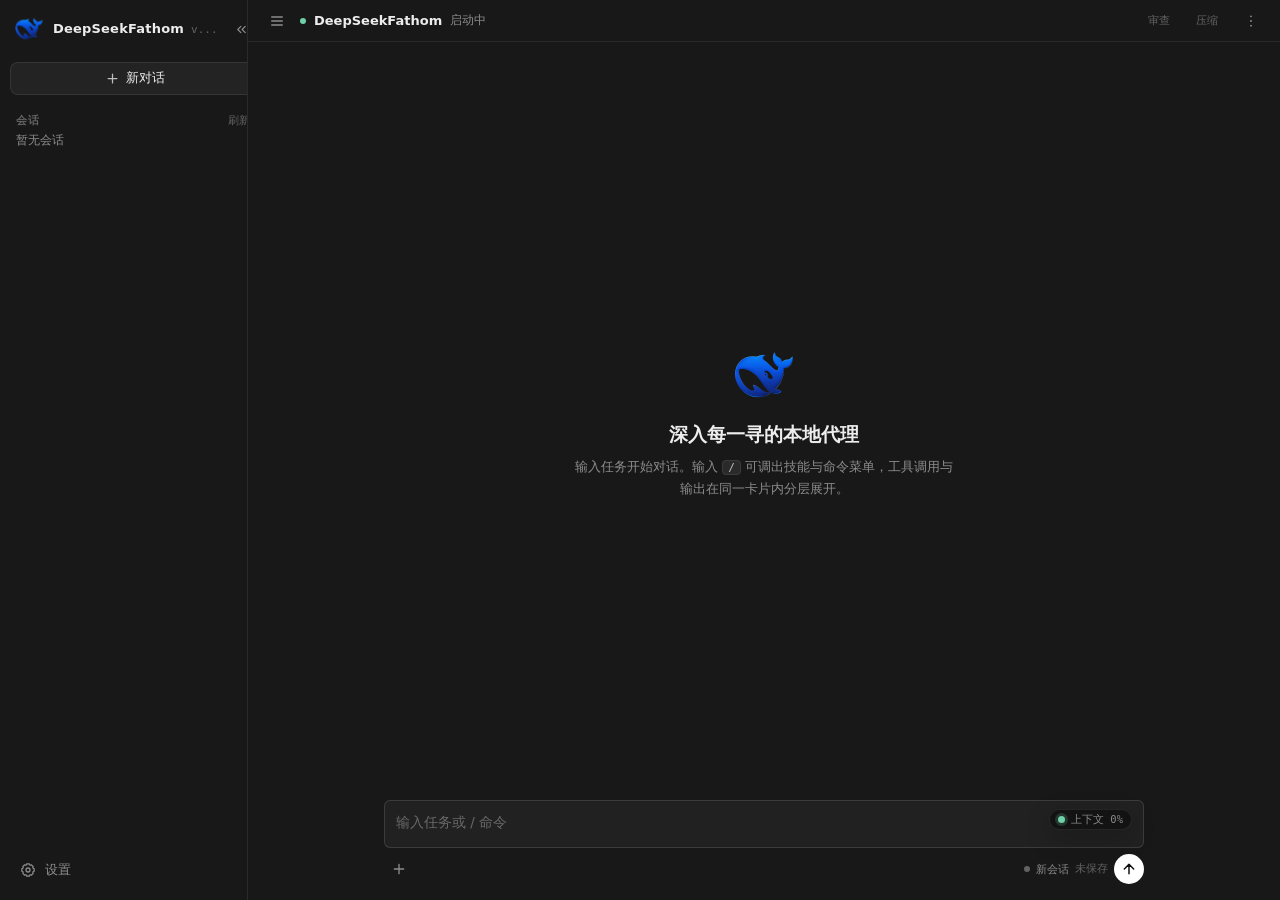
<file: src/deepseekfathom/_core/desktop/assets/index.html>
<!doctype html>
<html lang="zh-CN">
<head>
  <meta charset="utf-8">
  <meta name="viewport" content="width=device-width, initial-scale=1">
  <title>DeepSeekFathom</title>
  <link rel="icon" type="image/png" href="app-icon.png">
  <script>
    document.documentElement.dataset.theme = localStorage.getItem("deepseekfathom.theme") === "light" ? "light" : "dark";
    document.documentElement.dataset.locale = localStorage.getItem("deepseekfathom.language") === "en" ? "en" : "zh-CN";
    document.documentElement.lang = document.documentElement.dataset.locale;
  </script>
  <link rel="stylesheet" href="katex-fathom.css">
  <link rel="stylesheet" href="style.css?v=__DESKTOP_VERSION__">
</head>
<body>
  <main class="app">
    <aside class="sidebar">
      <div class="brand">
        <div class="logo" aria-hidden="true">
          <img src="app-icon.png" alt="">
        </div>
        <div class="brandText">
          <strong>DeepSeekFathom</strong>
          <span id="version">v...</span>
        </div>
        <button id="toggleSidebar" class="collapseBtn" title="收起 / 展开侧栏" aria-label="折叠侧栏"><svg viewBox="0 0 24 24" width="15" height="15" fill="none" stroke="currentColor" stroke-width="1.9" stroke-linecap="round" stroke-linejoin="round"><path d="M11 17l-5-5 5-5"/><path d="M18 17l-5-5 5-5"/></svg></button>
      </div>
      <button id="newSession" class="primary wide newBtn"><span class="plusGlyph" aria-hidden="true"><svg viewBox="0 0 24 24" width="15" height="15" fill="none" stroke="currentColor" stroke-width="2" stroke-linecap="round" stroke-linejoin="round"><path d="M12 5v14M5 12h14"/></svg></span> 新对话</button>
      <section class="panel sessionsPanel">
        <div class="panelHead">
          <h2>会话</h2>
          <button id="refreshSessions" class="ghost small">刷新</button>
        </div>
        <div class="sessionScroll">
          <div id="sessions" class="navList subtle">暂无会话</div>
          <div id="sessionScrollbar" class="sessionScrollbar" aria-hidden="true">
            <div id="sessionScrollThumb" class="sessionScrollThumb"></div>
          </div>
        </div>
      </section>
      <button id="settingsBtn" class="sidebarSettings" type="button" title="设置">
        <svg viewBox="0 0 24 24" width="16" height="16" fill="none" stroke="currentColor" stroke-width="1.9" stroke-linecap="round" stroke-linejoin="round" aria-hidden="true"><circle cx="12" cy="12" r="3"/><path d="M19.4 15a1.7 1.7 0 0 0 .3 1.9l.1.1-2.8 2.8-.1-.1a1.7 1.7 0 0 0-1.9-.3 1.7 1.7 0 0 0-1 1.6v.2h-4V21a1.7 1.7 0 0 0-1-1.6 1.7 1.7 0 0 0-1.9.3l-.1.1L4.2 17l.1-.1a1.7 1.7 0 0 0 .3-1.9A1.7 1.7 0 0 0 3 14H2.8v-4H3a1.7 1.7 0 0 0 1.6-1 1.7 1.7 0 0 0-.3-1.9L4.2 7 7 4.2l.1.1a1.7 1.7 0 0 0 1.9.3A1.7 1.7 0 0 0 10 3V2.8h4V3a1.7 1.7 0 0 0 1 1.6 1.7 1.7 0 0 0 1.9-.3l.1-.1L19.8 7l-.1.1a1.7 1.7 0 0 0-.3 1.9 1.7 1.7 0 0 0 1.6 1h.2v4H21a1.7 1.7 0 0 0-1.6 1z"/></svg>
        <span>设置</span>
      </button>
    </aside>

    <section id="chatPane" class="chatPane">
      <header class="toolbar">
        <div class="topIdentity">
          <button id="toggleSidebarTop" class="railBtn" title="侧栏" aria-label="侧栏"><svg viewBox="0 0 24 24" width="16" height="16" fill="none" stroke="currentColor" stroke-width="1.9" stroke-linecap="round" stroke-linejoin="round"><path d="M4 6h16"/><path d="M4 12h16"/><path d="M4 18h16"/></svg></button>
          <span class="pulse"></span>
          <strong>DeepSeekFathom</strong>
          <small id="topRuntime">启动中</small>
        </div>
        <div class="toolbarActions">
          <span id="workspace" class="workspace"></span>
          <button id="reviewChanges" class="ghost small" type="button" title="审查当前改动">审查</button>
          <button id="manualCompact" class="ghost small" title="压缩上下文">压缩</button>
          <div class="convMenuWrap">
            <button id="convMenuBtn" class="railBtn" title="对话操作" aria-label="对话操作"><svg viewBox="0 0 24 24" width="16" height="16" fill="none" stroke="currentColor" stroke-width="1.9" stroke-linecap="round" stroke-linejoin="round"><circle cx="12" cy="5" r="1.4" fill="currentColor" stroke="none"/><circle cx="12" cy="12" r="1.4" fill="currentColor" stroke="none"/><circle cx="12" cy="19" r="1.4" fill="currentColor" stroke="none"/></svg></button>
            <div id="convMenu" class="convMenu" hidden>
              <button class="convItem" data-act="copyId">复制会话 ID</button>
              <button class="convItem" data-act="exportMd">导出 Markdown</button>
              <button class="convItem" data-act="rename">重命名对话</button>
              <button class="convItem" data-act="branch">从最新回复开分支</button>
              <button class="convItem" data-act="new">新建对话</button>
              <button class="convItem danger" data-act="delete">删除对话</button>
            </div>
          </div>
        </div>
      </header>

      <div id="messages" class="messages">
        <div class="empty intro">
          <img class="introLogo" src="app-icon.png" alt="">
          <h1>深入每一寻的本地代理</h1>
          <p>输入任务开始对话。输入 <kbd>/</kbd> 可调出技能与命令菜单，工具调用与输出在同一卡片内分层展开。</p>
        </div>
      </div>

      <footer class="composer">
        <div id="attachments" class="attachments"></div>
        <div id="goalDock" class="goalDock" hidden></div>
        <div class="composeCard">
          <div id="ctxPopover" class="ctxPopover" hidden>
            <div class="ctxPopHead">
              <strong>上下文统计</strong>
              <span id="ctxSource">估算</span>
            </div>
            <div class="ctxMetric"><span>当前上下文</span><strong id="ctxUsage">0 / 0</strong></div>
            <div class="ctxMetric"><span>当前请求输入</span><strong id="ctxInput">未知</strong></div>
            <div class="ctxMetric"><span>当前请求输出</span><strong id="ctxOutput">未知</strong></div>
            <div class="ctxMetric ctxMetricWide"><span>本次提示缓存</span><strong id="ctxCache">未上报</strong></div>
            <div class="ctxMetric ctxMetricWide"><span>会话平均缓存</span><strong id="ctxSessionCache">未上报</strong></div>
            <div class="ctxMetric"><span>会话累计输入</span><strong id="ctxSessionInput">未知</strong></div>
            <div class="ctxMetric"><span>压缩阈值</span><strong id="ctxThreshold">0</strong></div>
            <div class="ctxMetric"><span>阈值剩余</span><strong id="ctxRemaining">0</strong></div>
            <div class="ctxBar"><i id="ctxBarFill"></i></div>
            <div class="ctxControls">
              <label>模型上下文 <input id="ctxLimitInput" inputmode="numeric" placeholder="自动识别"></label>
              <label>压缩阈值% <input id="ctxThresholdInput" inputmode="decimal" placeholder="95"></label>
              <button id="ctxSave" type="button">保存</button>
            </div>
            <p id="ctxHint">达到阈值前会自动压缩旧消息。</p>
          </div>
          <button id="contextBadge" class="contextBadge idle" type="button" title="上下文统计">
            <span class="ctxDot"></span>
            <span id="ctxPct">上下文 0%</span>
          </button>
          <div id="slashMenu" class="slashMenu" hidden></div>
          <div id="promptShell" class="promptShell">
            <div id="commandChip" class="commandChip" hidden>
              <span id="commandChipText"></span>
              <button id="clearCommandChip" type="button" title="取消指令" aria-label="取消指令">&times;</button>
            </div>
            <textarea id="prompt" rows="1" placeholder="输入任务或 / 命令"></textarea>
          </div>
          <div class="composeRow">
            <input id="fileInput" type="file" multiple hidden>
            <button id="attach" class="composeIcon attach" title="添加文件" aria-label="添加文件">
              <svg viewBox="0 0 24 24" width="16" height="16" fill="none" stroke="currentColor" stroke-width="2" stroke-linecap="round" stroke-linejoin="round"><path d="M12 5v14M5 12h14"/></svg>
            </button>
            <div class="composerControl">
              <select id="model" title="模型"></select>
              <select id="thinking" title="思考强度"></select>
              <select id="mode" title="权限模式"></select>
              <select id="format" title="接口格式"></select>
            </div>
            <span class="grow"></span>
            <div class="saveState">
              <span id="saveDot" class="saveDot"></span>
              <strong id="saveState">新会话</strong>
              <small id="composerSession">未保存</small>
            </div>
            <button id="send" class="composeIcon send" title="发送" aria-label="发送">
              <svg viewBox="0 0 24 24" width="16" height="16" fill="none" stroke="currentColor" stroke-width="2.2" stroke-linecap="round" stroke-linejoin="round"><path d="M12 19V5M5 12l7-7 7 7"/></svg>
            </button>
            <button id="cancel" class="composeIcon stop" type="button" title="中断生成" aria-label="中断生成" hidden>
              <svg viewBox="0 0 24 24" width="14" height="14"><rect x="6" y="6" width="12" height="12" rx="2" fill="currentColor"/></svg>
            </button>
          </div>
        </div>
      </footer>
    </section>

    <section id="settingsView" class="settingsView" hidden>
      <header class="settingsTopbar">
        <button id="settingsBackTop" class="settingsBack" type="button" aria-label="返回对话">
          <svg viewBox="0 0 24 24" width="17" height="17" fill="none" stroke="currentColor" stroke-width="1.9" stroke-linecap="round" stroke-linejoin="round" aria-hidden="true"><path d="M19 12H5"/><path d="m12 19-7-7 7-7"/></svg>
          <span>返回对话</span>
        </button>
        <strong>设置</strong>
      </header>
      <div class="settingsPage">
        <div class="settingsContent">
          <section class="settingsSection">
            <div class="settingsHeading">
              <h1>API 设置</h1>
              <p>配置模型服务地址与密钥，保存后立即应用到新请求。</p>
            </div>
            <label>接口格式
              <select id="providerFormat">
                <option value="deepseek">DeepSeek</option>
                <option value="openai">OpenAI (Chat)</option>
                <option value="openai-responses">OpenAI (Responses·最新)</option>
                <option value="gemini">Google Gemini</option>
                <option value="anthropic">Anthropic Claude</option>
              </select>
            </label>
            <label>Base URL
              <input id="baseUrl" placeholder="留空自动选用该格式默认域名">
            </label>
            <label>API Key
              <input id="apiKey" type="password" autocomplete="off" placeholder="留空则保留原密钥">
            </label>
            <label>接口超时（秒）
              <input id="requestTimeout" type="number" min="15" max="300" step="5" value="60" inputmode="numeric">
            </label>
            <div id="testResult" class="testResult" hidden></div>
            <div class="settingsActions">
              <button id="testConn" type="button" class="ghost">测试连接</button>
              <button id="saveSettings" type="button" class="primary">保存设置</button>
            </div>
          </section>
          <section class="settingsSection">
            <div class="settingsHeading">
              <h2>外观</h2>
              <p>选择界面配色，默认使用黑色主题。</p>
            </div>
            <div class="themeRow">
              <span>颜色主题</span>
              <div class="themeSwitch" role="group" aria-label="颜色主题">
                <button type="button" data-theme-value="dark">黑色</button>
                <button type="button" data-theme-value="light">白色</button>
              </div>
            </div>
            <div class="themeRow languageRow">
              <span>界面语言</span>
              <div id="languageSwitch" class="themeSwitch" role="group" aria-label="界面语言">
                <button type="button" data-language-value="zh-CN">中文</button>
                <button type="button" data-language-value="en">English</button>
              </div>
            </div>
          </section>
          <section id="extensionsSection" class="settingsSection extensionsSection">
            <div class="settingsHeading extensionsHeading">
              <div>
                <h2>扩展</h2>
                <p>管理 MCP 服务、插件和 Hooks。用户添加的扩展与官方扩展分开保存，更新应用不会覆盖用户内容。</p>
              </div>
              <button id="refreshExtensions" type="button" class="ghost" title="重新发现并刷新扩展状态">
                <svg viewBox="0 0 24 24" width="14" height="14" fill="none" stroke="currentColor" stroke-width="1.9" stroke-linecap="round" stroke-linejoin="round" aria-hidden="true"><path d="M21 12a9 9 0 1 1-3-6.7"/><path d="M21 4v5h-5"/></svg>
                <span>刷新扩展</span>
              </button>
            </div>
            <div id="extensionsSummary" class="extensionsSummary" aria-live="polite">正在读取扩展状态…</div>
            <div class="extensionTabs" role="tablist" aria-label="扩展类型">
              <button type="button" role="tab" data-extension-tab="mcp" aria-selected="true">MCP</button>
              <button type="button" role="tab" data-extension-tab="plugins" aria-selected="false">插件</button>
              <button type="button" role="tab" data-extension-tab="hooks" aria-selected="false">Hooks</button>
            </div>
            <div id="extensionsPanel" class="extensionsPanel">
              <section class="extensionPane" data-extension-pane="mcp">
                <div class="extensionPaneHead">
                  <div><strong>MCP 服务</strong><span>连接外部工具服务，工具能力会按服务状态动态注册。</span></div>
                  <div class="extensionPaneActions">
                    <button id="addMcpServer" type="button" class="ghost small" title="新增 MCP 服务">
                      <svg viewBox="0 0 24 24" width="13" height="13" fill="none" stroke="currentColor" stroke-width="2" stroke-linecap="round" stroke-linejoin="round" aria-hidden="true"><path d="M12 5v14M5 12h14"/></svg>
                      <span>新增</span>
                    </button>
                    <button type="button" class="ghost small" data-extension-action="connect_all" data-extension-kind="mcp">全部连接</button>
                  </div>
                </div>
                <div id="mcpExtensionRows" class="extensionRows"></div>
              </section>
              <section class="extensionPane" data-extension-pane="plugins" hidden>
                <div class="extensionPaneHead">
                  <div><strong>插件</strong><span>插件可以提供技能、指令、MCP 服务和 Hooks。</span></div>
                  <button type="button" class="ghost small" data-extension-action="reload" data-extension-kind="plugins">重新加载</button>
                </div>
                <div id="pluginExtensionRows" class="extensionRows"></div>
              </section>
              <section class="extensionPane" data-extension-pane="hooks" hidden>
                <div class="extensionPaneHead">
                  <div><strong>Hooks</strong><span>在代理生命周期事件发生时执行已配置的自动化动作。</span></div>
                  <button type="button" class="ghost small" data-extension-action="reload" data-extension-kind="hooks">重新加载</button>
                </div>
                <div id="hookExtensionRows" class="extensionRows"></div>
              </section>
            </div>
            <div id="extensionIssues" class="extensionIssues"></div>
          </section>
          <section class="settingsSection diagnosticsSection">
            <div class="settingsHeading diagnosticsHeading">
              <div>
                <h2>能力诊断</h2>
                <p>静态只读 · 路径脱敏 · 不联网</p>
              </div>
              <div class="diagnosticsActions">
                <button id="refreshDiagnostics" type="button" class="ghost" title="刷新能力诊断">
                  <svg viewBox="0 0 24 24" width="14" height="14" fill="none" stroke="currentColor" stroke-width="1.9" stroke-linecap="round" stroke-linejoin="round" aria-hidden="true"><path d="M21 12a9 9 0 1 1-3-6.7"/><path d="M21 4v5h-5"/></svg>
                  <span>刷新</span>
                </button>
                <button id="copyDiagnostics" type="button" class="ghost" title="复制脱敏 JSON" disabled>
                  <svg viewBox="0 0 24 24" width="14" height="14" fill="none" stroke="currentColor" stroke-width="1.9" stroke-linecap="round" stroke-linejoin="round" aria-hidden="true"><rect x="9" y="9" width="12" height="12" rx="2"/><path d="M5 15H4a2 2 0 0 1-2-2V4a2 2 0 0 1 2-2h9a2 2 0 0 1 2 2v1"/></svg>
                  <span>复制 JSON</span>
                </button>
              </div>
            </div>
            <div id="diagnosticsSummary" class="diagnosticsSummary" aria-live="polite">尚未加载</div>
            <div id="diagnosticsIssues" class="diagnosticsIssues"></div>
            <details class="diagnosticsGroup" open>
              <summary><span>项目指令</span><small id="diagnosticsInstructionCount">0</small></summary>
              <div id="diagnosticsInstructions" class="diagnosticsRows"></div>
            </details>
            <details class="diagnosticsGroup" open>
              <summary><span>技能候选</span><small id="diagnosticsSkillCount">0</small></summary>
              <div id="diagnosticsSkills" class="diagnosticsRows"></div>
            </details>
            <details class="diagnosticsGroup">
              <summary><span>技能搜索路径</span><small id="diagnosticsRootCount">0</small></summary>
              <div id="diagnosticsRoots" class="diagnosticsRows"></div>
            </details>
            <details class="diagnosticsGroup">
              <summary><span>工具契约</span><small id="diagnosticsToolCount">0</small></summary>
              <div id="diagnosticsTools" class="diagnosticsRows"></div>
            </details>
          </section>
        </div>
        <footer class="settingsFooter">
          <button id="settingsBackBottom" class="settingsBack" type="button">
            <svg viewBox="0 0 24 24" width="17" height="17" fill="none" stroke="currentColor" stroke-width="1.9" stroke-linecap="round" stroke-linejoin="round" aria-hidden="true"><path d="M19 12H5"/><path d="m12 19-7-7 7-7"/></svg>
            <span>返回对话</span>
          </button>
        </footer>
      </div>
    </section>
  </main>
  <dialog id="mcpEditor" class="mcpEditorModal" aria-labelledby="mcpEditorTitle">
    <form id="mcpEditorForm" novalidate>
      <header class="mcpEditorHead">
        <div>
          <h2 id="mcpEditorTitle">新增 MCP 服务</h2>
          <p>用户服务保存在个人配置中，应用更新不会覆盖。</p>
        </div>
        <button id="closeMcpEditor" class="railBtn" type="button" title="关闭" aria-label="关闭 MCP 编辑器">
          <svg viewBox="0 0 24 24" width="17" height="17" fill="none" stroke="currentColor" stroke-width="1.9" stroke-linecap="round" stroke-linejoin="round" aria-hidden="true"><path d="M18 6 6 18M6 6l12 12"/></svg>
        </button>
      </header>
      <div class="mcpEditorBody">
        <label class="mcpField">名称
          <input id="mcpName" maxlength="64" autocomplete="off" spellcheck="false" placeholder="例如 my-tools">
        </label>
        <fieldset class="mcpTransportField">
          <legend>连接方式</legend>
          <div class="mcpTransportSwitch" role="group" aria-label="MCP 连接方式">
            <button type="button" data-mcp-transport="http" aria-pressed="true">远程 URL</button>
            <button type="button" data-mcp-transport="stdio" aria-pressed="false">本地命令</button>
          </div>
        </fieldset>
        <div data-mcp-fields="http">
          <label class="mcpField">URL
            <input id="mcpUrl" type="url" inputmode="url" autocomplete="off" spellcheck="false" placeholder="https://example.com/mcp">
          </label>
        </div>
        <div class="mcpLocalFields" data-mcp-fields="stdio" hidden>
          <label class="mcpField">命令
            <input id="mcpCommand" autocomplete="off" spellcheck="false" placeholder="例如 npx">
          </label>
          <label class="mcpField">启动参数（每行一个）
            <textarea id="mcpArgs" rows="3" spellcheck="false" placeholder="-y&#10;@example/mcp-server"></textarea>
          </label>
        </div>
        <section id="mcpHeadersSection" class="mcpHeadersSection">
          <div class="mcpHeadersHead">
            <div><strong>请求头</strong><span>仅用于远程 URL，敏感值默认隐藏。</span></div>
            <button id="addMcpHeader" type="button" class="ghost small">
              <svg viewBox="0 0 24 24" width="13" height="13" fill="none" stroke="currentColor" stroke-width="2" stroke-linecap="round" stroke-linejoin="round" aria-hidden="true"><path d="M12 5v14M5 12h14"/></svg>
              <span>添加请求头</span>
            </button>
          </div>
          <div id="mcpHeaderRows" class="mcpHeaderRows"></div>
        </section>
        <label class="mcpEnabledRow"><input id="mcpEnabled" type="checkbox" checked><span>启用此服务</span></label>
        <p id="mcpEditorError" class="mcpEditorError" role="alert" hidden></p>
      </div>
      <footer class="mcpEditorActions">
        <button id="cancelMcpEditor" type="button" class="ghost">取消</button>
        <button id="saveMcpEditor" type="submit" class="primary">保存</button>
      </footer>
    </form>
  </dialog>
  <script src="app.js?v=__DESKTOP_VERSION__"></script>
</body>
</html>
</file>
<file: src/deepseekfathom/_core/desktop/assets/katex-fathom.css>
/* KaTeX 0.16.28 subset extracted and path-rebased for Fathom desktop math rendering. */
@font-face{font-display:block;font-family:KaTeX_AMS;font-style:normal;font-weight:400;src:url("KaTeX_AMS-Regular-BQhdFMY1.woff2") format("woff2"),url("KaTeX_AMS-Regular-DMm9YOAa.woff") format("woff"),url("KaTeX_AMS-Regular-DRggAlZN.ttf") format("truetype")}@font-face{font-display:block;font-family:KaTeX_Caligraphic;font-style:normal;font-weight:700;src:url("KaTeX_Caligraphic-Bold-Dq_IR9rO.woff2") format("woff2"),url("KaTeX_Caligraphic-Bold-BEiXGLvX.woff") format("woff"),url("KaTeX_Caligraphic-Bold-ATXxdsX0.ttf") format("truetype")}@font-face{font-display:block;font-family:KaTeX_Caligraphic;font-style:normal;font-weight:400;src:url("KaTeX_Caligraphic-Regular-Di6jR-x-.woff2") format("woff2"),url("KaTeX_Caligraphic-Regular-CTRA-rTL.woff") format("woff"),url("KaTeX_Caligraphic-Regular-wX97UBjC.ttf") format("truetype")}@font-face{font-display:block;font-family:KaTeX_Fraktur;font-style:normal;font-weight:700;src:url("KaTeX_Fraktur-Bold-CL6g_b3V.woff2") format("woff2"),url("KaTeX_Fraktur-Bold-BsDP51OF.woff") format("woff"),url("KaTeX_Fraktur-Bold-BdnERNNW.ttf") format("truetype")}@font-face{font-display:block;font-family:KaTeX_Fraktur;font-style:normal;font-weight:400;src:url("KaTeX_Fraktur-Regular-CTYiF6lA.woff2") format("woff2"),url("KaTeX_Fraktur-Regular-Dxdc4cR9.woff") format("woff"),url("KaTeX_Fraktur-Regular-CB_wures.ttf") format("truetype")}@font-face{font-display:block;font-family:KaTeX_Main;font-style:normal;font-weight:700;src:url("KaTeX_Main-Bold-Cx986IdX.woff2") format("woff2"),url("KaTeX_Main-Bold-Jm3AIy58.woff") format("woff"),url("KaTeX_Main-Bold-waoOVXN0.ttf") format("truetype")}@font-face{font-display:block;font-family:KaTeX_Main;font-style:italic;font-weight:700;src:url("KaTeX_Main-BoldItalic-DxDJ3AOS.woff2") format("woff2"),url("KaTeX_Main-BoldItalic-SpSLRI95.woff") format("woff"),url("KaTeX_Main-BoldItalic-DzxPMmG6.ttf") format("truetype")}@font-face{font-display:block;font-family:KaTeX_Main;font-style:italic;font-weight:400;src:url("KaTeX_Main-Italic-NWA7e6Wa.woff2") format("woff2"),url("KaTeX_Main-Italic-BMLOBm91.woff") format("woff"),url("KaTeX_Main-Italic-3WenGoN9.ttf") format("truetype")}@font-face{font-display:block;font-family:KaTeX_Main;font-style:normal;font-weight:400;src:url("KaTeX_Main-Regular-B22Nviop.woff2") format("woff2"),url("KaTeX_Main-Regular-Dr94JaBh.woff") format("woff"),url("KaTeX_Main-Regular-ypZvNtVU.ttf") format("truetype")}@font-face{font-display:block;font-family:KaTeX_Math;font-style:italic;font-weight:700;src:url("KaTeX_Math-BoldItalic-CZnvNsCZ.woff2") format("woff2"),url("KaTeX_Math-BoldItalic-iY-2wyZ7.woff") format("woff"),url("KaTeX_Math-BoldItalic-B3XSjfu4.ttf") format("truetype")}@font-face{font-display:block;font-family:KaTeX_Math;font-style:italic;font-weight:400;src:url("KaTeX_Math-Italic-t53AETM-.woff2") format("woff2"),url("KaTeX_Math-Italic-DA0__PXp.woff") format("woff"),url("KaTeX_Math-Italic-flOr_0UB.ttf") format("truetype")}@font-face{font-display:block;font-family:KaTeX_SansSerif;font-style:normal;font-weight:700;src:url("KaTeX_SansSerif-Bold-D1sUS0GD.woff2") format("woff2"),url("KaTeX_SansSerif-Bold-DbIhKOiC.woff") format("woff"),url("KaTeX_SansSerif-Bold-CFMepnvq.ttf") format("truetype")}@font-face{font-display:block;font-family:KaTeX_SansSerif;font-style:italic;font-weight:400;src:url("KaTeX_SansSerif-Italic-C3H0VqGB.woff2") format("woff2"),url("KaTeX_SansSerif-Italic-DN2j7dab.woff") format("woff"),url("KaTeX_SansSerif-Italic-YYjJ1zSn.ttf") format("truetype")}@font-face{font-display:block;font-family:KaTeX_SansSerif;font-style:normal;font-weight:400;src:url("KaTeX_SansSerif-Regular-DDBCnlJ7.woff2") format("woff2"),url("KaTeX_SansSerif-Regular-CS6fqUqJ.woff") format("woff"),url("KaTeX_SansSerif-Regular-BNo7hRIc.ttf") format("truetype")}@font-face{font-display:block;font-family:KaTeX_Script;font-style:normal;font-weight:400;src:url("KaTeX_Script-Regular-D3wIWfF6.woff2") format("woff2"),url("KaTeX_Script-Regular-D5yQViql.woff") format("woff"),url("KaTeX_Script-Regular-C5JkGWo-.ttf") format("truetype")}@font-face{font-display:block;font-family:KaTeX_Size1;font-style:normal;font-weight:400;src:url("KaTeX_Size1-Regular-mCD8mA8B.woff2") format("woff2"),url("KaTeX_Size1-Regular-C195tn64.woff") format("woff"),url("KaTeX_Size1-Regular-Dbsnue_I.ttf") format("truetype")}@font-face{font-display:block;font-family:KaTeX_Size2;font-style:normal;font-weight:400;src:url("KaTeX_Size2-Regular-Dy4dx90m.woff2") format("woff2"),url("KaTeX_Size2-Regular-oD1tc_U0.woff") format("woff"),url("KaTeX_Size2-Regular-B7gKUWhC.ttf") format("truetype")}@font-face{font-display:block;font-family:KaTeX_Size3;font-style:normal;font-weight:400;src:url([data-uri]) format("woff2"),url("KaTeX_Size3-Regular-CTq5MqoE.woff") format("woff"),url("KaTeX_Size3-Regular-DgpXs0kz.ttf") format("truetype")}@font-face{font-display:block;font-family:KaTeX_Size4;font-style:normal;font-weight:400;src:url("KaTeX_Size4-Regular-Dl5lxZxV.woff2") format("woff2"),url("KaTeX_Size4-Regular-BF-4gkZK.woff") format("woff"),url("KaTeX_Size4-Regular-DWFBv043.ttf") format("truetype")}@font-face{font-display:block;font-family:KaTeX_Typewriter;font-style:normal;font-weight:400;src:url("KaTeX_Typewriter-Regular-CO6r4hn1.woff2") format("woff2"),url("KaTeX_Typewriter-Regular-C0xS9mPB.woff") format("woff"),url("KaTeX_Typewriter-Regular-D3Ib7_Hf.ttf") format("truetype")}.katex{font: 1.21em KaTeX_Main,Times New Roman,serif;line-height:1.2;text-indent:0;text-rendering:auto}.katex *{-ms-high-contrast-adjust:none!important;border-color:currentColor}.katex .katex-version:after{content:"0.16.28"}.katex .katex-mathml{clip:rect(1px,1px,1px,1px);border:0;height:1px;overflow:hidden;padding:0;position:absolute;width:1px}.katex .katex-html>.newline{display:block}.katex .base{position:relative;white-space:nowrap;width:-webkit-min-content;width:-moz-min-content;width:min-content}.katex .base,.katex .strut{display:inline-block}.katex .textbf{font-weight:700}.katex .textit{font-style:italic}.katex .textrm{font-family:KaTeX_Main}.katex .textsf{font-family:KaTeX_SansSerif}.katex .texttt{font-family:KaTeX_Typewriter}.katex .mathnormal{font-family:KaTeX_Math;font-style:italic}.katex .mathit{font-family:KaTeX_Main;font-style:italic}.katex .mathrm{font-style:normal}.katex .mathbf{font-family:KaTeX_Main;font-weight:700}.katex .boldsymbol{font-family:KaTeX_Math;font-style:italic;font-weight:700}.katex .amsrm,.katex .mathbb,.katex .textbb{font-family:KaTeX_AMS}.katex .mathcal{font-family:KaTeX_Caligraphic}.katex .mathfrak,.katex .textfrak{font-family:KaTeX_Fraktur}.katex .mathboldfrak,.katex .textboldfrak{font-family:KaTeX_Fraktur;font-weight:700}.katex .mathtt{font-family:KaTeX_Typewriter}.katex .mathscr,.katex .textscr{font-family:KaTeX_Script}.katex .mathsf,.katex .textsf{font-family:KaTeX_SansSerif}.katex .mathboldsf,.katex .textboldsf{font-family:KaTeX_SansSerif;font-weight:700}.katex .mathitsf,.katex .mathsfit,.katex .textitsf{font-family:KaTeX_SansSerif;font-style:italic}.katex .mainrm{font-family:KaTeX_Main;font-style:normal}.katex .vlist-t{border-collapse:collapse;display:inline-table;table-layout:fixed}.katex .vlist-r{display:table-row}.katex .vlist{display:table-cell;position:relative;vertical-align:bottom}.katex .vlist>span{display:block;height:0;position:relative}.katex .vlist>span>span{display:inline-block}.katex .vlist>span>.pstrut{overflow:hidden;width:0}.katex .vlist-t2{margin-right:-2px}.katex .vlist-s{display:table-cell;font-size:1px;min-width:2px;vertical-align:bottom;width:2px}.katex .vbox{align-items:baseline;display:inline-flex;flex-direction:column}.katex .hbox{width:100%}.katex .hbox,.katex .thinbox{display:inline-flex;flex-direction:row}.katex .thinbox{max-width:0;width:0}.katex .msupsub{text-align:left}.katex .mfrac>span>span{text-align:center}.katex .mfrac .frac-line{border-bottom-style:solid;display:inline-block;width:100%}.katex .hdashline,.katex .hline,.katex .mfrac .frac-line,.katex .overline .overline-line,.katex .rule,.katex .underline .underline-line{min-height:1px}.katex .mspace{display:inline-block}.katex .clap,.katex .llap,.katex .rlap{position:relative;width:0}.katex .clap>.inner,.katex .llap>.inner,.katex .rlap>.inner{position:absolute}.katex .clap>.fix,.katex .llap>.fix,.katex .rlap>.fix{display:inline-block}.katex .llap>.inner{right:0}.katex .clap>.inner,.katex .rlap>.inner{left:0}.katex .clap>.inner>span{margin-left:-50%;margin-right:50%}.katex .rule{border:0 solid;display:inline-block;position:relative}.katex .hline,.katex .overline .overline-line,.katex .underline .underline-line{border-bottom-style:solid;display:inline-block;width:100%}.katex .hdashline{border-bottom-style:dashed;display:inline-block;width:100%}.katex .sqrt>.root{margin-left:.2777777778em;margin-right:-.5555555556em}.katex .fontsize-ensurer.reset-size1.size1,.katex .sizing.reset-size1.size1{font-size:1em}.katex .fontsize-ensurer.reset-size1.size2,.katex .sizing.reset-size1.size2{font-size:1.2em}.katex .fontsize-ensurer.reset-size1.size3,.katex .sizing.reset-size1.size3{font-size:1.4em}.katex .fontsize-ensurer.reset-size1.size4,.katex .sizing.reset-size1.size4{font-size:1.6em}.katex .fontsize-ensurer.reset-size1.size5,.katex .sizing.reset-size1.size5{font-size:1.8em}.katex .fontsize-ensurer.reset-size1.size6,.katex .sizing.reset-size1.size6{font-size:2em}.katex .fontsize-ensurer.reset-size1.size7,.katex .sizing.reset-size1.size7{font-size:2.4em}.katex .fontsize-ensurer.reset-size1.size8,.katex .sizing.reset-size1.size8{font-size:2.88em}.katex .fontsize-ensurer.reset-size1.size9,.katex .sizing.reset-size1.size9{font-size:3.456em}.katex .fontsize-ensurer.reset-size1.size10,.katex .sizing.reset-size1.size10{font-size:4.148em}.katex .fontsize-ensurer.reset-size1.size11,.katex .sizing.reset-size1.size11{font-size:4.976em}.katex .fontsize-ensurer.reset-size2.size1,.katex .sizing.reset-size2.size1{font-size:.8333333333em}.katex .fontsize-ensurer.reset-size2.size2,.katex .sizing.reset-size2.size2{font-size:1em}.katex .fontsize-ensurer.reset-size2.size3,.katex .sizing.reset-size2.size3{font-size:1.1666666667em}.katex .fontsize-ensurer.reset-size2.size4,.katex .sizing.reset-size2.size4{font-size:1.3333333333em}.katex .fontsize-ensurer.reset-size2.size5,.katex .sizing.reset-size2.size5{font-size:1.5em}.katex .fontsize-ensurer.reset-size2.size6,.katex .sizing.reset-size2.size6{font-size:1.6666666667em}.katex .fontsize-ensurer.reset-size2.size7,.katex .sizing.reset-size2.size7{font-size:2em}.katex .fontsize-ensurer.reset-size2.size8,.katex .sizing.reset-size2.size8{font-size:2.4em}.katex .fontsize-ensurer.reset-size2.size9,.katex .sizing.reset-size2.size9{font-size:2.88em}.katex .fontsize-ensurer.reset-size2.size10,.katex .sizing.reset-size2.size10{font-size:3.4566666667em}.katex .fontsize-ensurer.reset-size2.size11,.katex .sizing.reset-size2.size11{font-size:4.1466666667em}.katex .fontsize-ensurer.reset-size3.size1,.katex .sizing.reset-size3.size1{font-size:.7142857143em}.katex .fontsize-ensurer.reset-size3.size2,.katex .sizing.reset-size3.size2{font-size:.8571428571em}.katex .fontsize-ensurer.reset-size3.size3,.katex .sizing.reset-size3.size3{font-size:1em}.katex .fontsize-ensurer.reset-size3.size4,.katex .sizing.reset-size3.size4{font-size:1.1428571429em}.katex .fontsize-ensurer.reset-size3.size5,.katex .sizing.reset-size3.size5{font-size:1.2857142857em}.katex .fontsize-ensurer.reset-size3.size6,.katex .sizing.reset-size3.size6{font-size:1.4285714286em}.katex .fontsize-ensurer.reset-size3.size7,.katex .sizing.reset-size3.size7{font-size:1.7142857143em}.katex .fontsize-ensurer.reset-size3.size8,.katex .sizing.reset-size3.size8{font-size:2.0571428571em}.katex .fontsize-ensurer.reset-size3.size9,.katex .sizing.reset-size3.size9{font-size:2.4685714286em}.katex .fontsize-ensurer.reset-size3.size10,.katex .sizing.reset-size3.size10{font-size:2.9628571429em}.katex .fontsize-ensurer.reset-size3.size11,.katex .sizing.reset-size3.size11{font-size:3.5542857143em}.katex .fontsize-ensurer.reset-size4.size1,.katex .sizing.reset-size4.size1{font-size:.625em}.katex .fontsize-ensurer.reset-size4.size2,.katex .sizing.reset-size4.size2{font-size:.75em}.katex .fontsize-ensurer.reset-size4.size3,.katex .sizing.reset-size4.size3{font-size:.875em}.katex .fontsize-ensurer.reset-size4.size4,.katex .sizing.reset-size4.size4{font-size:1em}.katex .fontsize-ensurer.reset-size4.size5,.katex .sizing.reset-size4.size5{font-size:1.125em}.katex .fontsize-ensurer.reset-size4.size6,.katex .sizing.reset-size4.size6{font-size:1.25em}.katex .fontsize-ensurer.reset-size4.size7,.katex .sizing.reset-size4.size7{font-size:1.5em}.katex .fontsize-ensurer.reset-size4.size8,.katex .sizing.reset-size4.size8{font-size:1.8em}.katex .fontsize-ensurer.reset-size4.size9,.katex .sizing.reset-size4.size9{font-size:2.16em}.katex .fontsize-ensurer.reset-size4.size10,.katex .sizing.reset-size4.size10{font-size:2.5925em}.katex .fontsize-ensurer.reset-size4.size11,.katex .sizing.reset-size4.size11{font-size:3.11em}.katex .fontsize-ensurer.reset-size5.size1,.katex .sizing.reset-size5.size1{font-size:.5555555556em}.katex .fontsize-ensurer.reset-size5.size2,.katex .sizing.reset-size5.size2{font-size:.6666666667em}.katex .fontsize-ensurer.reset-size5.size3,.katex .sizing.reset-size5.size3{font-size:.7777777778em}.katex .fontsize-ensurer.reset-size5.size4,.katex .sizing.reset-size5.size4{font-size:.8888888889em}.katex .fontsize-ensurer.reset-size5.size5,.katex .sizing.reset-size5.size5{font-size:1em}.katex .fontsize-ensurer.reset-size5.size6,.katex .sizing.reset-size5.size6{font-size:1.1111111111em}.katex .fontsize-ensurer.reset-size5.size7,.katex .sizing.reset-size5.size7{font-size:1.3333333333em}.katex .fontsize-ensurer.reset-size5.size8,.katex .sizing.reset-size5.size8{font-size:1.6em}.katex .fontsize-ensurer.reset-size5.size9,.katex .sizing.reset-size5.size9{font-size:1.92em}.katex .fontsize-ensurer.reset-size5.size10,.katex .sizing.reset-size5.size10{font-size:2.3044444444em}.katex .fontsize-ensurer.reset-size5.size11,.katex .sizing.reset-size5.size11{font-size:2.7644444444em}.katex .fontsize-ensurer.reset-size6.size1,.katex .sizing.reset-size6.size1{font-size:.5em}.katex .fontsize-ensurer.reset-size6.size2,.katex .sizing.reset-size6.size2{font-size:.6em}.katex .fontsize-ensurer.reset-size6.size3,.katex .sizing.reset-size6.size3{font-size:.7em}.katex .fontsize-ensurer.reset-size6.size4,.katex .sizing.reset-size6.size4{font-size:.8em}.katex .fontsize-ensurer.reset-size6.size5,.katex .sizing.reset-size6.size5{font-size:.9em}.katex .fontsize-ensurer.reset-size6.size6,.katex .sizing.reset-size6.size6{font-size:1em}.katex .fontsize-ensurer.reset-size6.size7,.katex .sizing.reset-size6.size7{font-size:1.2em}.katex .fontsize-ensurer.reset-size6.size8,.katex .sizing.reset-size6.size8{font-size:1.44em}.katex .fontsize-ensurer.reset-size6.size9,.katex .sizing.reset-size6.size9{font-size:1.728em}.katex .fontsize-ensurer.reset-size6.size10,.katex .sizing.reset-size6.size10{font-size:2.074em}.katex .fontsize-ensurer.reset-size6.size11,.katex .sizing.reset-size6.size11{font-size:2.488em}.katex .fontsize-ensurer.reset-size7.size1,.katex .sizing.reset-size7.size1{font-size:.4166666667em}.katex .fontsize-ensurer.reset-size7.size2,.katex .sizing.reset-size7.size2{font-size:.5em}.katex .fontsize-ensurer.reset-size7.size3,.katex .sizing.reset-size7.size3{font-size:.5833333333em}.katex .fontsize-ensurer.reset-size7.size4,.katex .sizing.reset-size7.size4{font-size:.6666666667em}.katex .fontsize-ensurer.reset-size7.size5,.katex .sizing.reset-size7.size5{font-size:.75em}.katex .fontsize-ensurer.reset-size7.size6,.katex .sizing.reset-size7.size6{font-size:.8333333333em}.katex .fontsize-ensurer.reset-size7.size7,.katex .sizing.reset-size7.size7{font-size:1em}.katex .fontsize-ensurer.reset-size7.size8,.katex .sizing.reset-size7.size8{font-size:1.2em}.katex .fontsize-ensurer.reset-size7.size9,.katex .sizing.reset-size7.size9{font-size:1.44em}.katex .fontsize-ensurer.reset-size7.size10,.katex .sizing.reset-size7.size10{font-size:1.7283333333em}.katex .fontsize-ensurer.reset-size7.size11,.katex .sizing.reset-size7.size11{font-size:2.0733333333em}.katex .fontsize-ensurer.reset-size8.size1,.katex .sizing.reset-size8.size1{font-size:.3472222222em}.katex .fontsize-ensurer.reset-size8.size2,.katex .sizing.reset-size8.size2{font-size:.4166666667em}.katex .fontsize-ensurer.reset-size8.size3,.katex .sizing.reset-size8.size3{font-size:.4861111111em}.katex .fontsize-ensurer.reset-size8.size4,.katex .sizing.reset-size8.size4{font-size:.5555555556em}.katex .fontsize-ensurer.reset-size8.size5,.katex .sizing.reset-size8.size5{font-size:.625em}.katex .fontsize-ensurer.reset-size8.size6,.katex .sizing.reset-size8.size6{font-size:.6944444444em}.katex .fontsize-ensurer.reset-size8.size7,.katex .sizing.reset-size8.size7{font-size:.8333333333em}.katex .fontsize-ensurer.reset-size8.size8,.katex .sizing.reset-size8.size8{font-size:1em}.katex .fontsize-ensurer.reset-size8.size9,.katex .sizing.reset-size8.size9{font-size:1.2em}.katex .fontsize-ensurer.reset-size8.size10,.katex .sizing.reset-size8.size10{font-size:1.4402777778em}.katex .fontsize-ensurer.reset-size8.size11,.katex .sizing.reset-size8.size11{font-size:1.7277777778em}.katex .fontsize-ensurer.reset-size9.size1,.katex .sizing.reset-size9.size1{font-size:.2893518519em}.katex .fontsize-ensurer.reset-size9.size2,.katex .sizing.reset-size9.size2{font-size:.3472222222em}.katex .fontsize-ensurer.reset-size9.size3,.katex .sizing.reset-size9.size3{font-size:.4050925926em}.katex .fontsize-ensurer.reset-size9.size4,.katex .sizing.reset-size9.size4{font-size:.462962963em}.katex .fontsize-ensurer.reset-size9.size5,.katex .sizing.reset-size9.size5{font-size:.5208333333em}.katex .fontsize-ensurer.reset-size9.size6,.katex .sizing.reset-size9.size6{font-size:.5787037037em}.katex .fontsize-ensurer.reset-size9.size7,.katex .sizing.reset-size9.size7{font-size:.6944444444em}.katex .fontsize-ensurer.reset-size9.size8,.katex .sizing.reset-size9.size8{font-size:.8333333333em}.katex .fontsize-ensurer.reset-size9.size9,.katex .sizing.reset-size9.size9{font-size:1em}.katex .fontsize-ensurer.reset-size9.size10,.katex .sizing.reset-size9.size10{font-size:1.2002314815em}.katex .fontsize-ensurer.reset-size9.size11,.katex .sizing.reset-size9.size11{font-size:1.4398148148em}.katex .fontsize-ensurer.reset-size10.size1,.katex .sizing.reset-size10.size1{font-size:.2410800386em}.katex .fontsize-ensurer.reset-size10.size2,.katex .sizing.reset-size10.size2{font-size:.2892960463em}.katex .fontsize-ensurer.reset-size10.size3,.katex .sizing.reset-size10.size3{font-size:.337512054em}.katex .fontsize-ensurer.reset-size10.size4,.katex .sizing.reset-size10.size4{font-size:.3857280617em}.katex .fontsize-ensurer.reset-size10.size5,.katex .sizing.reset-size10.size5{font-size:.4339440694em}.katex .fontsize-ensurer.reset-size10.size6,.katex .sizing.reset-size10.size6{font-size:.4821600771em}.katex .fontsize-ensurer.reset-size10.size7,.katex .sizing.reset-size10.size7{font-size:.5785920926em}.katex .fontsize-ensurer.reset-size10.size8,.katex .sizing.reset-size10.size8{font-size:.6943105111em}.katex .fontsize-ensurer.reset-size10.size9,.katex .sizing.reset-size10.size9{font-size:.8331726133em}.katex .fontsize-ensurer.reset-size10.size10,.katex .sizing.reset-size10.size10{font-size:1em}.katex .fontsize-ensurer.reset-size10.size11,.katex .sizing.reset-size10.size11{font-size:1.1996142719em}.katex .fontsize-ensurer.reset-size11.size1,.katex .sizing.reset-size11.size1{font-size:.2009646302em}.katex .fontsize-ensurer.reset-size11.size2,.katex .sizing.reset-size11.size2{font-size:.2411575563em}.katex .fontsize-ensurer.reset-size11.size3,.katex .sizing.reset-size11.size3{font-size:.2813504823em}.katex .fontsize-ensurer.reset-size11.size4,.katex .sizing.reset-size11.size4{font-size:.3215434084em}.katex .fontsize-ensurer.reset-size11.size5,.katex .sizing.reset-size11.size5{font-size:.3617363344em}.katex .fontsize-ensurer.reset-size11.size6,.katex .sizing.reset-size11.size6{font-size:.4019292605em}.katex .fontsize-ensurer.reset-size11.size7,.katex .sizing.reset-size11.size7{font-size:.4823151125em}.katex .fontsize-ensurer.reset-size11.size8,.katex .sizing.reset-size11.size8{font-size:.578778135em}.katex .fontsize-ensurer.reset-size11.size9,.katex .sizing.reset-size11.size9{font-size:.6945337621em}.katex .fontsize-ensurer.reset-size11.size10,.katex .sizing.reset-size11.size10{font-size:.8336012862em}.katex .fontsize-ensurer.reset-size11.size11,.katex .sizing.reset-size11.size11{font-size:1em}.katex .delimsizing.size1{font-family:KaTeX_Size1}.katex .delimsizing.size2{font-family:KaTeX_Size2}.katex .delimsizing.size3{font-family:KaTeX_Size3}.katex .delimsizing.size4{font-family:KaTeX_Size4}.katex .delimsizing.mult .delim-size1>span{font-family:KaTeX_Size1}.katex .delimsizing.mult .delim-size4>span{font-family:KaTeX_Size4}.katex .nulldelimiter{display:inline-block;width:.12em}.katex .delimcenter,.katex .op-symbol{position:relative}.katex .op-symbol.small-op{font-family:KaTeX_Size1}.katex .op-symbol.large-op{font-family:KaTeX_Size2}.katex .accent>.vlist-t,.katex .op-limits>.vlist-t{text-align:center}.katex .accent .accent-body{position:relative}.katex .accent .accent-body:not(.accent-full){width:0}.katex .overlay{display:block}.katex .mtable .vertical-separator{display:inline-block;min-width:1px}.katex .mtable .arraycolsep{display:inline-block}.katex .mtable .col-align-c>.vlist-t{text-align:center}.katex .mtable .col-align-l>.vlist-t{text-align:left}.katex .mtable .col-align-r>.vlist-t{text-align:right}.katex .svg-align{text-align:left}.katex svg{fill:currentColor;stroke:currentColor;fill-rule:nonzero;fill-opacity:1;stroke-width:1;stroke-linecap:butt;stroke-linejoin:miter;stroke-miterlimit:4;stroke-dasharray:none;stroke-dashoffset:0;stroke-opacity:1;display:block;height:inherit;position:absolute;width:100%}.katex svg path{stroke:none}.katex img{border-style:none;max-height:none;max-width:none;min-height:0;min-width:0}.katex .stretchy{display:block;overflow:hidden;position:relative;width:100%}.katex .stretchy:after,.katex .stretchy:before{content:""}.katex .hide-tail{overflow:hidden;position:relative;width:100%}.katex .halfarrow-left{left:0;overflow:hidden;position:absolute;width:50.2%}.katex .halfarrow-right{overflow:hidden;position:absolute;right:0;width:50.2%}.katex .brace-left{left:0;overflow:hidden;position:absolute;width:25.1%}.katex .brace-center{left:25%;overflow:hidden;position:absolute;width:50%}.katex .brace-right{overflow:hidden;position:absolute;right:0;width:25.1%}.katex .x-arrow-pad{padding:0 .5em}.katex .cd-arrow-pad{padding:0 .55556em 0 .27778em}.katex .mover,.katex .munder,.katex .x-arrow{text-align:center}.katex .boxpad{padding:0 .3em}.katex .fbox,.katex .fcolorbox{border:.04em solid;box-sizing:border-box}.katex .cancel-pad{padding:0 .2em}.katex .cancel-lap{margin-left:-.2em;margin-right:-.2em}.katex .sout{border-bottom-style:solid;border-bottom-width:.08em}.katex .angl{border-right:.049em solid;border-top:.049em solid;box-sizing:border-box;margin-right:.03889em}.katex .anglpad{padding:0 .03889em}.katex .eqn-num:before{content:"(" counter(katexEqnNo) ")";counter-increment:katexEqnNo}.katex .mml-eqn-num:before{content:"(" counter(mmlEqnNo) ")";counter-increment:mmlEqnNo}.katex .mtr-glue{width:50%}.katex .cd-vert-arrow{display:inline-block;position:relative}.katex .cd-label-left{display:inline-block;position:absolute;right:calc(50% + .3em);text-align:left}.katex .cd-label-right{display:inline-block;left:calc(50% + .3em);position:absolute;text-align:right}.katex-display{display:block;margin:1em 0;text-align:center}.katex-display>.katex{display:block;text-align:center;white-space:nowrap}.katex-display>.katex>.katex-html{display:block;position:relative}.katex-display>.katex>.katex-html>.tag{position:absolute;right:0}.katex-display.leqno>.katex>.katex-html>.tag{left:0;right:auto}.katex-display.fleqn>.katex{padding-left:2em;text-align:left}
</file>
<file: src/deepseekfathom/_core/desktop/assets/style.css>
/* DeepSeekFathom desktop — graphite theme
   色彩体系参考 Codex 桌面端研究结论：
   单一石墨灰底 + 白色透明度分层文字 + 发丝线边框，杜绝彩色噪音 */
:root {
  --bg: #181818;            /* 主背景 (gray-900) */
  --bg-under: #101010;      /* 窗口最底 */
  --elevated: #212121;      /* 浮起卡片 (gray-800) */
  --elevated-2: #282828;    /* 再高一层 (gray-750) */
  --hover: rgba(255, 255, 255, 0.05);
  --hover-strong: rgba(255, 255, 255, 0.08);
  --active: rgba(255, 255, 255, 0.12);
  --line: rgba(255, 255, 255, 0.08);   /* 发丝线 */
  --line-heavy: rgba(255, 255, 255, 0.12);
  --text: #ededed;
  --text-2: rgba(255, 255, 255, 0.7);
  --text-3: rgba(255, 255, 255, 0.5);
  --text-4: rgba(255, 255, 255, 0.32);
  --btn-fg: #0d0d0d;        /* 主按钮：白底黑字 */
  --btn-bg: #ffffff;
  --link: #7ab8ff;
  --ok: #6fd0a8;
  --warn: #e0b56f;
  --danger: #ff7369;
  --r-sm: 6px;
  --r-md: 8px;
  --r-row: 10px;
  --r-card: 14px;
  --mono: "SF Mono", "Cascadia Code", "JetBrains Mono", "Consolas", "Menlo", monospace;
  --sans: -apple-system, "Segoe UI", system-ui, "PingFang SC", "Microsoft YaHei", Roboto, sans-serif;
}

:root[data-theme="light"] {
  --bg: #f6f6f6;
  --bg-under: #eeeeee;
  --elevated: #fbfbfb;
  --elevated-2: #e9e9e9;
  --hover: rgba(0, 0, 0, 0.045);
  --hover-strong: rgba(0, 0, 0, 0.075);
  --active: rgba(0, 0, 0, 0.105);
  --line: rgba(0, 0, 0, 0.09);
  --line-heavy: rgba(0, 0, 0, 0.15);
  --text: #202020;
  --text-2: rgba(0, 0, 0, 0.72);
  --text-3: rgba(0, 0, 0, 0.54);
  --text-4: rgba(0, 0, 0, 0.38);
  --btn-fg: #f7f7f7;
  --btn-bg: #202020;
  --link: #1668b2;
  --ok: #167455;
  --warn: #906000;
  --danger: #bd3c36;
}

* { box-sizing: border-box; }
[hidden] { display: none !important; }
html, body { height: 100%; margin: 0; }
body {
  font-family: var(--sans);
  color: var(--text);
  background: var(--bg);
  font-size: 13px;
  -webkit-font-smoothing: antialiased;
  overflow: hidden;
}

::-webkit-scrollbar { width: 8px; height: 8px; }
::-webkit-scrollbar-thumb { background: rgba(255,255,255,0.14); border-radius: 8px; border: 2px solid transparent; background-clip: content-box; }
::-webkit-scrollbar-thumb:hover { background: rgba(255,255,255,0.28); background-clip: content-box; }
::-webkit-scrollbar-track { background: transparent; }
:root[data-theme="light"] ::-webkit-scrollbar-thumb { background: rgba(17,24,39,0.18); background-clip: content-box; }
:root[data-theme="light"] ::-webkit-scrollbar-thumb:hover { background: rgba(17,24,39,0.30); background-clip: content-box; }

.app {
  display: grid;
  grid-template-columns: 248px minmax(0, 1fr);
  height: 100vh;
  background: var(--bg);
  transition: grid-template-columns .18s ease;
}
.app.sidebarCollapsed { grid-template-columns: 0 minmax(0, 1fr); }
.app.sidebarCollapsed .sidebar { transform: translateX(-100%); opacity: 0; pointer-events: none; }

/* ---------- sidebar ---------- */
.sidebar {
  position: relative;
  border-right: 1px solid var(--line);
  padding: 12px 10px;
  display: grid;
  grid-template-rows: auto auto minmax(0, 1fr) auto;
  gap: 16px;
  overflow-y: hidden;
  overflow-x: hidden;
  transition: transform .18s ease, opacity .18s ease;
}
.sidebar > .panel { min-height: 0; display: flex; flex-direction: column; }
.sidebar > .sessionsPanel { flex: 1 1 auto; overflow: hidden; }
.sessionScroll { flex: 1 1 auto; min-height: 0; display: grid; grid-template-columns: minmax(0, 1fr) 10px; gap: 3px; }
#sessions { min-height: 0; overflow-y: auto; padding-right: 2px; overscroll-behavior: contain; scrollbar-width: none; }
#sessions::-webkit-scrollbar { width: 0; height: 0; }
.sessionScrollbar { position: relative; min-height: 0; border-radius: 5px; background: var(--hover); cursor: pointer; opacity: 1; }
.sessionScrollbar[hidden] { display: none; }
.sessionScrollThumb { position: absolute; top: 0; left: 2px; right: 2px; min-height: 30px; border-radius: 4px; background: var(--text-4); cursor: grab; }
.sessionScrollThumb:hover { background: var(--text-3); }
.sessionScrollThumb.dragging { cursor: grabbing; background: var(--text-2); }
.sidebarSettings {
  position: static; width: 100%;
  min-height: 36px;
  display: flex; align-items: center; gap: 9px;
  padding: 8px 10px;
  border: none; border-radius: var(--r-md);
  background: transparent; color: var(--text-3);
  cursor: pointer; font-size: 12.5px; text-align: left;
}
.sidebarSettings:hover, .sidebarSettings.active { background: var(--hover); color: var(--text); }
.brand { display: flex; align-items: center; gap: 9px; padding: 2px 4px; }
.logo {
  width: 30px; height: 30px;
  display: grid; place-items: center;
  background: transparent;
  flex-shrink: 0;
}
.logo img { width: 30px; height: 30px; display: block; object-fit: contain; }
.brandText { display: flex; align-items: baseline; gap: 7px; line-height: 1.2; }
.brandText strong { font-size: 13px; font-weight: 600; color: var(--text); letter-spacing: .2px; }
.brandText span { color: var(--text-4); font-size: 11px; font-family: var(--mono); }
.collapseBtn { margin-left: auto; background: none; border: none; color: var(--text-3); cursor: pointer; font-size: 14px; padding: 3px 7px; border-radius: var(--r-sm); }
.collapseBtn:hover { background: var(--hover); color: var(--text); }

.panel h2 { font-size: 11px; letter-spacing: .6px; color: var(--text-4); margin: 0 0 6px; font-weight: 600; padding: 0 6px; }
.panelHead { display: flex; align-items: center; justify-content: space-between; padding-right: 2px; }
.panelHead h2 { margin: 0; }

.navList { display: flex; flex-direction: column; gap: 1px; }
.subtle { color: var(--text-3); font-size: 12px; padding: 2px 6px; }

.sessionItem {
  display: flex; align-items: stretch;
  flex: 0 0 auto;
  min-height: 42px;
  border-radius: var(--r-row);
  overflow: hidden;
  transition: background .12s;
}
.sessionItem:hover { background: var(--hover); }
.sessionItem.active { background: var(--hover-strong); }
.sessionMain { flex: 1; text-align: left; background: none; border: none; color: var(--text-2); padding: 6px 8px; cursor: pointer; display: flex; flex-direction: column; gap: 1px; min-width: 0; }
.sessionMain span { font-size: 12.5px; white-space: nowrap; overflow: hidden; text-overflow: ellipsis; }
.sessionMain small { color: var(--text-4); font-size: 10.5px; font-family: var(--mono); }
.sessionActions { display: flex; align-items: center; opacity: .5; transition: opacity .12s; padding-right: 4px; }
.sessionItem:hover .sessionActions { opacity: 1; }
.sessionActions button { background: none; border: none; color: var(--text-4); cursor: pointer; padding: 0 5px; height: 100%; display: inline-grid; place-items: center; }
.sessionActions button:hover { color: var(--text); }
.sessionActions .actDelete:hover { color: var(--danger); }
.sessionActions .actPin.on { color: var(--warn); }
.sessionActions .actPin.on .ic { fill: currentColor; }
.ic { display: block; flex-shrink: 0; }
.collapseBtn svg, .railBtn svg, .iconClose svg, .plusGlyph svg, .eventIcon svg, .evChevron svg { display: block; }
.plusGlyph { display: inline-grid; place-items: center; }

#skills .item { display: flex; flex-direction: column; gap: 1px; text-align: left; background: none; border: none; border-radius: var(--r-row); padding: 6px 8px; color: var(--text-2); cursor: pointer; transition: background .12s; }
#skills .item:hover { background: var(--hover); }
#skills .item span { font-size: 12.5px; }
#skills .item small { color: var(--text-4); font-size: 10.5px; }

/* ---------- buttons ---------- */
button { font-family: inherit; }
.primary {
  background: var(--btn-bg); color: var(--btn-fg); border: none;
  border-radius: var(--r-md); padding: 7px 14px; font-weight: 500; cursor: pointer; font-size: 12.5px;
  transition: opacity .12s;
}
.primary:hover { opacity: .88; }
.primary:active { opacity: .76; }
.wide { width: 100%; }
.newBtn { display: flex; align-items: center; justify-content: center; gap: 6px; background: var(--hover); color: var(--text); border: 1px solid var(--line); }
.newBtn:hover { background: var(--hover-strong); opacity: 1; }
.plusGlyph { font-weight: 500; font-size: 14px; line-height: 1; color: var(--text-2); }
.ghost { background: transparent; color: var(--text-2); border: 1px solid var(--line); border-radius: var(--r-md); padding: 5px 11px; cursor: pointer; font-size: 12px; transition: background .12s, color .12s; }
.ghost:hover { background: var(--hover); color: var(--text); }
.ghost.small { padding: 2px 8px; font-size: 11px; border: none; color: var(--text-4); }
.ghost.small:hover { color: var(--text); background: var(--hover); }
.ghost.wide { width: 100%; margin-bottom: 6px; text-align: left; }
.railBtn { background: none; border: none; color: var(--text-3); cursor: pointer; font-size: 14px; padding: 3px 7px; border-radius: var(--r-sm); }
.railBtn:hover { background: var(--hover); color: var(--text); }

/* ---------- chat pane ---------- */
/* min-height:0 lets the grid/flex item shrink below content so .messages scrolls
   internally instead of overflowing the viewport (classic flexbox scroll fix). */
.chatPane { display: flex; flex-direction: column; min-width: 0; min-height: 0; height: 100vh; overflow: hidden; }
.toolbar {
  display: flex; align-items: center; justify-content: space-between;
  padding: 0 14px; height: 42px; flex-shrink: 0;
  border-bottom: 1px solid var(--line);
}
.topIdentity { display: flex; align-items: center; gap: 8px; }
.topIdentity strong { font-size: 13px; font-weight: 600; color: var(--text); }
.topIdentity small { color: var(--text-3); font-size: 11.5px; font-family: var(--mono); }
.pulse { width: 6px; height: 6px; border-radius: 50%; background: var(--ok); }
body.is-running .pulse { animation: pulseDot 1s ease-in-out infinite; }
.toolbarActions { display: flex; align-items: center; gap: 10px; }

/* conversation ⋮ menu */
.convMenuWrap { position: relative; }
.convMenu { position: absolute; right: 0; top: calc(100% + 6px); min-width: 168px; background: var(--elevated-2); border: 1px solid var(--line-heavy); border-radius: var(--r-md); box-shadow: 0 12px 40px rgba(0,0,0,0.5); padding: 5px; z-index: 50; display: flex; flex-direction: column; gap: 1px; }
.convMenu[hidden] { display: none; }
.convItem { text-align: left; background: none; border: none; color: var(--text-2); font-size: 12.5px; padding: 7px 10px; border-radius: var(--r-sm); cursor: pointer; }
.convItem:hover { background: var(--hover); color: var(--text); }
.convItem.danger:hover { color: var(--danger); }
.workspace { color: var(--text-4); font-size: 11.5px; font-family: var(--mono); max-width: 300px; white-space: nowrap; overflow: hidden; text-overflow: ellipsis; }

.messages { flex: 1 1 auto; min-height: 0; overflow-y: auto; padding: 20px 0 10px; display: flex; flex-direction: column; gap: 2px; }

.empty, .intro { width: 100%; min-width: 0; margin: auto; max-width: 420px; text-align: center; color: var(--text-3); padding: 40px 20px; }
.introLogo { width: 64px; height: 64px; display: block; object-fit: contain; margin: 0 auto 14px; }
.intro h1, .empty h1 { font-size: 19px; margin: 0 0 8px; color: var(--text); font-weight: 600; }
.intro p, .empty p { max-width: 100%; line-height: 1.7; margin: 0; font-size: 13px; overflow-wrap: anywhere; }
.intro kbd, .empty kbd { font-family: var(--mono); font-size: 11px; background: var(--hover-strong); border: 1px solid var(--line); border-radius: 4px; padding: 0 5px; color: var(--text-2); }

/* ---------- messages ---------- */
.message { max-width: 760px; width: 100%; margin: 0 auto; padding: 6px 24px; display: flex; flex-direction: column; }
.message.user { align-items: flex-end; padding-top: 14px; }
.message.assistant { padding-bottom: 6px; }
.message.assistant.intermediate { padding-top: 2px; padding-bottom: 0; }
.msgHead { display: none; }
.bubble { font-size: 13.5px; line-height: 1.75; word-break: break-word; }
.bubble.user {
  white-space: pre-wrap; color: var(--text);
  background: var(--elevated-2);
  border-radius: var(--r-card);
  padding: 9px 14px;
  max-width: 85%;
}
.message.command { min-width: 0; }
.message.command .bubble.user {
  max-width: 100%;
  min-width: 0;
  color: color-mix(in oklab, var(--link) 82%, var(--text));
  background: color-mix(in oklab, var(--link) 14%, var(--elevated));
  border: 1px solid color-mix(in oklab, var(--link) 38%, var(--line));
  border-radius: var(--r-md);
  font-family: var(--mono);
  font-size: 12.5px;
  line-height: 1.55;
  overflow-wrap: anywhere;
  word-break: break-word;
}
.message.commandPending .bubble.user { opacity: .72; }
.message.commandFailed .bubble.user,
.message.commandUnsaved .bubble.user { border-color: color-mix(in oklab, var(--danger) 48%, var(--line)); }
.bubble.assistant { color: var(--text); width: 100%; }
.message.streaming .bubble.assistant { white-space: pre-wrap; }

/* per-message hover actions (copy / retry / edit-branch), Codex-style */
.message { position: relative; }
.msgActions { display: flex; gap: 2px; margin-top: 4px; opacity: 0; transition: opacity .12s; }
.message.user .msgActions { justify-content: flex-end; }
.message:hover .msgActions { opacity: 1; }
.msgActions:has(.versionPager) { opacity: 1; }
body.is-running .message .msgActions { display: none; }
/* latest actionable turn (retry/branch/edit) stays visible — no hover needed,
   so switching back to a conversation shows them immediately */
.message.canRetry .msgActions, .message.canEdit .msgActions { opacity: 1; }
.msgAct { display: inline-grid; place-items: center; width: 24px; height: 24px; border: none; background: transparent; color: var(--text-4); border-radius: var(--r-sm); cursor: pointer; transition: background .12s, color .12s; }
.msgAct:hover { background: var(--hover); color: var(--text-2); }
.msgAct.copied { color: var(--ok); }

/* inline message edit (Codex-style: edit in place, cancel to abort) */
.editBox { max-width: 85%; margin-left: auto; display: flex; flex-direction: column; gap: 6px; }
.editArea { width: 100%; min-height: 40px; background: var(--bg-under); color: var(--text); border: 1px solid var(--line-heavy); border-radius: var(--r-card); padding: 9px 12px; font-family: inherit; font-size: 13.5px; line-height: 1.6; outline: none; resize: none; }
.editBtns { display: flex; justify-content: flex-end; gap: 8px; }
.editBtns .ghost, .editBtns .primary { padding: 4px 12px; font-size: 12px; }
.msgAct.retry, .msgAct.edit, .msgAct.branch { display: none; }
/* every assistant offers retry+branch, every user offers edit (revealed on hover) */
.message.assistant .msgAct.retry, .message.assistant .msgAct.branch { display: inline-grid; }
.message.user .msgAct.edit { display: inline-grid; }
/* pre-tool narration is not a standalone reply: no copy/retry/branch row and no
   extra action-line gap before the tool card. */
.message.assistant.intermediate .msgActions, .message.assistant.streaming .msgActions { display: none; }

/* retry version pager: ‹ i/n › */
.versionPager { display: inline-flex; align-items: center; gap: 2px; margin-right: 4px; color: var(--text-4); font-size: 11px; font-family: var(--mono); }
.vBtn { display: inline-grid; place-items: center; width: 20px; height: 20px; border: none; background: transparent; color: var(--text-4); border-radius: var(--r-sm); cursor: pointer; }
.vBtn:hover:not(:disabled) { background: var(--hover); color: var(--text-2); }
.vBtn:disabled { opacity: .3; cursor: default; }
.vBtn.prev svg { transform: rotate(180deg); }
.vCount { min-width: 26px; text-align: center; }

/* approval request card (受限模式) */
.approvalCard { max-width: 760px; width: calc(100% - 48px); margin: 8px auto; padding: 12px 14px; background: var(--elevated); border: 1px solid var(--warn); border-radius: var(--r-card); display: flex; flex-direction: column; gap: 8px; }
.approvalCard.allowed { border-color: var(--ok); }
.approvalCard.denied { border-color: var(--line-heavy); opacity: .7; }
.apHead { display: flex; align-items: center; gap: 7px; font-size: 12.5px; color: var(--warn); }
.approvalCard.allowed .apHead { color: var(--ok); }
.apHead strong { font-family: var(--mono); font-size: 12px; color: var(--text); font-weight: 500; }
.apArgs { margin: 0; padding: 8px 11px; background: var(--bg-under); border: 1px solid var(--line); border-radius: var(--r-row); font-family: var(--mono); font-size: 11.5px; color: var(--text-2); white-space: pre-wrap; word-break: break-word; max-height: 140px; overflow-y: auto; }
.apActions { display: flex; justify-content: flex-end; gap: 8px; }
.apResult { font-size: 12px; color: var(--text-3); }

/* markdown */
.bubble p { margin: 0 0 9px; }
.bubble p:last-child { margin-bottom: 0; }
.bubble .mdH { margin: 14px 0 7px; line-height: 1.35; color: var(--text); font-weight: 600; }
.bubble h1.mdH { font-size: 16.5px; } .bubble h2.mdH { font-size: 15px; } .bubble h3.mdH { font-size: 14px; }
.bubble h4.mdH, .bubble h5.mdH, .bubble h6.mdH { font-size: 13px; color: var(--text-2); }
.bubble ul, .bubble ol { margin: 5px 0 9px; padding-left: 20px; }
.bubble li { margin: 3px 0; }
.bubble li::marker { color: var(--text-4); }
.bubble a { color: var(--link); text-decoration: none; }
.bubble a:hover { text-decoration: underline; }
.bubble blockquote { margin: 8px 0; padding: 2px 12px; border-left: 2px solid var(--line-heavy); color: var(--text-2); }
.bubble strong { color: var(--text); font-weight: 600; }
code.inline { font-family: var(--mono); font-size: 12px; background: var(--hover-strong); padding: 1px 5px; border-radius: 4px; color: var(--text); }

/* markdown tables */
.mdTableWrap { position: relative; overflow-x: auto; margin: 10px 0; border: 1px solid var(--line); border-radius: var(--r-row); }
.tableCopyBtn { position: absolute; top: 6px; right: 6px; z-index: 1; display: inline-grid; place-items: center; width: 26px; height: 26px; border: 1px solid var(--line); background: var(--elevated); color: var(--text-3); border-radius: var(--r-sm); cursor: pointer; opacity: 0; transition: opacity .12s, color .12s; }
.mdTableWrap:hover .tableCopyBtn { opacity: 1; }
.tableCopyBtn:hover { color: var(--text); }
.tableCopyBtn.copied { color: var(--ok); }

/* math: KaTeX powers full LaTeX; these wrappers make it feel native to DeepSeekFathom. */
.mathBlock { margin: 10px 0; padding: 10px 12px; overflow-x: auto; overflow-y: hidden; text-align: center; font-size: 15px; background: var(--bg-under); border: 1px solid var(--line); border-radius: var(--r-row); }
.mathBlock .katex-display { margin: 0; }
.mathBlock .katex-display > .katex { white-space: nowrap; }
.mathInline { white-space: nowrap; vertical-align: baseline; }
.mathInline .katex { font-size: 1.04em; }
.mathBlock .katex-error, .mathInline .katex-error { color: var(--danger, #cc3d3d); }
.mathBlock sup, .mathInline sup, .mathBlock sub, .mathInline sub { font-size: 0.75em; }
.mdTable { border-collapse: collapse; width: 100%; font-size: 12.5px; }
.mdTable th, .mdTable td { padding: 6px 12px; text-align: left; border-bottom: 1px solid var(--line); }
.mdTable th { color: var(--text-2); font-weight: 600; background: var(--hover); white-space: nowrap; }
.mdTable tr:last-child td { border-bottom: none; }
.mdTable td { color: var(--text); vertical-align: top; }

/* code block */
pre.code { margin: 10px 0; background: var(--bg-under); border: 1px solid var(--line); border-radius: var(--r-row); overflow: hidden; }
pre.code .codeHead { padding: 5px 8px 5px 12px; font-family: var(--mono); font-size: 11px; color: var(--text-3); border-bottom: 1px solid var(--line); display: flex; align-items: center; justify-content: space-between; }
pre.code .codeHead span { text-transform: lowercase; }
.copyBtn { background: none; border: none; color: var(--text-4); border-radius: var(--r-sm); padding: 2px 8px; font-size: 11px; cursor: pointer; transition: all .12s; }
.copyBtn:hover { color: var(--text); background: var(--hover); }
pre.code code { display: block; padding: 12px 14px; font-family: var(--mono); font-size: 12.5px; line-height: 1.55; color: var(--text); overflow-x: auto; white-space: pre; }

/* syntax highlight tokens */
.t-kw  { color: #82aaff; }
.t-str { color: #c3e88d; }
.t-com { color: rgba(255,255,255,0.38); font-style: italic; }
.t-num { color: #f2c98d; }
:root[data-theme="light"] .t-kw { color: #0b57b7; }
:root[data-theme="light"] .t-str { color: #167044; }
:root[data-theme="light"] .t-com { color: #62666d; }
:root[data-theme="light"] .t-num { color: #914d09; }

/* ---------- tool / event rows：单卡片 + 发丝线 ---------- */
.threadEvent {
  max-width: 760px; width: 100%; margin: 1px auto 3px;
  padding: 0 24px;
  background: transparent;
  border: none;
}
.message.assistant.intermediate + .threadEvent { margin-top: -3px; }
.threadEvent summary {
  display: flex; align-items: center; gap: 8px;
  height: 30px; padding: 0 10px;
  cursor: pointer; list-style: none;
  font-size: 12px; color: var(--text-3);
  border-radius: var(--r-row);
  transition: background .12s;
}
.threadEvent summary:hover { background: var(--hover); color: var(--text-2); }
.threadEvent summary::-webkit-details-marker { display: none; }
.threadEvent .evLabel { color: var(--text-4); flex-shrink: 0; }
.threadEvent summary strong { color: var(--text-2); font-weight: 500; font-family: var(--mono); font-size: 11.5px; white-space: nowrap; overflow: hidden; text-overflow: ellipsis; }
.threadEvent .evStatus { font-size: 10.5px; color: var(--text-4); margin-left: 2px; flex-shrink: 0; }
.threadEvent .evStatus::before { content: "●"; font-size: 7px; vertical-align: 1.5px; margin-right: 4px; color: var(--warn); }
.threadEvent .evStatus.ok::before { color: var(--ok); }
.threadEvent .evChevron { margin-left: auto; color: var(--text-4); transition: transform .12s; font-size: 12px; }
.threadEvent[open] .evChevron { transform: rotate(90deg); }
.eventIcon { width: 16px; height: 16px; display: grid; place-items: center; color: var(--text-4); font-size: 11px; flex-shrink: 0; }
.threadEvent.error summary, .threadEvent.error .eventIcon { color: var(--danger); }

/* subagent group + nested rows (watch the subagent work, expand/collapse) */
.subagentCard .subBody { padding: 4px 22px 8px 53px; display: flex; flex-direction: column; gap: 4px; }
.subRow { display: flex; flex-direction: column; gap: 2px; border-left: 2px solid var(--line-heavy); padding: 3px 0 3px 10px; }
.subLabel { font-family: var(--mono); font-size: 11.5px; color: var(--text-2); }
.subRow.done .subLabel { color: var(--ok); }
.subDetail { margin: 2px 0 0; font-family: var(--mono); font-size: 11px; color: var(--text-3); white-space: pre-wrap; word-break: break-word; max-height: 200px; overflow-y: auto; background: var(--bg-under); border-radius: var(--r-sm); padding: 6px 9px; }

.threadEvent > pre { margin: 2px 0 6px; padding: 8px 12px; max-height: 260px; overflow: auto; font-family: var(--mono); font-size: 11.5px; color: var(--text-3); white-space: pre-wrap; word-break: break-word; background: var(--hover); border-radius: var(--r-row); }

.toolBody { padding: 2px 0 6px; display: flex; flex-direction: column; gap: 6px; }
.toolSection { border: 1px solid var(--line); border-radius: var(--r-row); overflow: hidden; background: var(--bg-under); }
.toolSection .secLabel { font-family: var(--mono); font-size: 10px; letter-spacing: .6px; text-transform: uppercase; color: var(--text-4); padding: 4px 12px; border-bottom: 1px solid var(--line); }
.toolSection pre { margin: 0; }
.toolSection code { display: block; padding: 9px 12px; font-family: var(--mono); font-size: 12px; line-height: 1.55; color: var(--text-2); white-space: pre-wrap; word-break: break-word; overflow-x: auto; max-height: 320px; overflow-y: auto; }

/* file edits: only changed lines receive red/green backgrounds */
.fileChange summary strong { flex: 1; }
.fileChange .fileVerb { color: var(--text-4); flex-shrink: 0; }
.fileDiff {
  margin: 2px 0 7px;
  max-height: min(440px, 56vh);
  overflow: auto;
  overscroll-behavior: contain;
  border: 1px solid var(--line);
  border-radius: var(--r-row);
  background: var(--bg-under);
  font-family: var(--mono);
  font-size: 11.5px;
  line-height: 1.55;
}
.diffSummary {
  position: sticky;
  top: 0;
  left: 0;
  z-index: 3;
  display: flex;
  align-items: center;
  gap: 10px;
  width: max-content;
  min-width: 100%;
  box-sizing: border-box;
  padding: 5px 10px;
  border-bottom: 1px solid var(--line);
  background: var(--elevated);
  color: var(--text-4);
  font-size: 10.5px;
}
.diffAddCount { color: color-mix(in oklab, var(--ok) 82%, var(--text)); }
.diffDelCount { color: color-mix(in oklab, var(--danger) 82%, var(--text)); }
.diffTruncated { color: var(--warn); }
.diffTable { display: table; width: max-content; min-width: 100%; border-collapse: collapse; table-layout: auto; }
.diffLine { display: table-row; white-space: pre; }
.diffLine .diffMark { position: sticky; left: 0; z-index: 1; display: table-cell; width: 58px; min-width: 58px; color: var(--text-4); background: var(--bg-under); user-select: none; }
.diffNumber { padding: 1px 7px 1px 4px; text-align: right; font-variant-numeric: tabular-nums; }
.diffSign { padding: 1px 0 1px 4px; text-align: left; }
.diffNumber, .diffSign { display: inline-block; }
.diffNumber { width: 38px; }
.diffSign { width: 20px; }
.diffLine code { display: table-cell; width: 100%; min-width: max-content; padding: 1px 12px 1px 4px; color: var(--text-2); }
.diffLine.add, .diffLine.add .diffMark { background: color-mix(in oklab, var(--ok) 22%, var(--bg-under)); }
.diffLine.add code, .diffLine.add .diffMark { color: color-mix(in oklab, var(--ok) 78%, var(--text)); }
.diffLine.del, .diffLine.del .diffMark { background: color-mix(in oklab, var(--danger) 22%, var(--bg-under)); }
.diffLine.del code, .diffLine.del .diffMark { color: color-mix(in oklab, var(--danger) 80%, var(--text)); }
.diffLine.hunk code { color: var(--link); }
.diffLine.meta code { color: var(--text-4); }
.filePending { padding: 8px 12px; color: var(--text-4); font-size: 11.5px; }

/* ---------- composer：单张浮起卡片 ---------- */
.composer { flex-shrink: 0; padding: 8px 24px 16px; display: flex; flex-direction: column; gap: 8px; max-width: 808px; width: 100%; margin: 0 auto; }
.contextBadge {
  --ctx: 0deg;
  position: absolute;
  right: 12px;
  top: 9px;
  z-index: 35;
  display: inline-flex;
  align-items: center;
  gap: 6px;
  padding: 4px 8px;
  border: 1px solid var(--line);
  border-radius: 999px;
  background: color-mix(in oklab, var(--bg-under) 82%, transparent);
  color: var(--text-3);
  font-family: var(--mono);
  font-size: 10.5px;
  line-height: 1;
  box-shadow: 0 8px 26px rgba(0,0,0,.22);
  backdrop-filter: blur(12px);
  cursor: pointer;
  transition: background .12s, border-color .12s, transform .08s;
}
.contextBadge:hover { background: var(--hover-strong); border-color: var(--line-heavy); color: var(--text-2); }
.contextBadge:active { transform: translateY(1px); }
.ctxDot { width: 7px; height: 7px; border-radius: 50%; background: var(--ok); box-shadow: 0 0 0 3px color-mix(in oklab, var(--ok) 18%, transparent); }
.contextBadge.warn .ctxDot { background: var(--warn); box-shadow: 0 0 0 3px color-mix(in oklab, var(--warn) 20%, transparent); }
.contextBadge.danger .ctxDot { background: var(--danger); box-shadow: 0 0 0 3px color-mix(in oklab, var(--danger) 20%, transparent); }
.contextBadge.active .ctxDot { background: var(--link); animation: pulseDot 1s ease-in-out infinite; }
.ctxPopover {
  position: absolute;
  right: 8px;
  bottom: 74px;
  z-index: 38;
  width: 248px;
  padding: 12px;
  border: 1px solid var(--line-heavy);
  border-radius: var(--r-card);
  background: color-mix(in oklab, var(--elevated-2) 94%, transparent);
  box-shadow: 0 18px 50px rgba(0,0,0,.45);
  backdrop-filter: blur(18px);
  max-height: min(620px, calc(100vh - 110px));
  overflow-y: auto;
  overscroll-behavior: contain;
}
.ctxPopover[hidden] { display: none; }
.ctxPopHead { display: flex; align-items: center; justify-content: space-between; gap: 10px; margin-bottom: 10px; }
.ctxPopHead strong { font-size: 12.5px; color: var(--text); font-weight: 600; }
.ctxPopHead span { font-family: var(--mono); font-size: 10px; color: var(--text-4); }
.ctxMetric { display: flex; align-items: center; justify-content: space-between; padding: 4px 0; font-size: 12px; }
.ctxMetric span { color: var(--text-4); }
.ctxMetric strong { color: var(--text-2); font-family: var(--mono); font-size: 11.5px; font-weight: 500; }
.ctxMetricWide { align-items: flex-start; flex-direction: column; gap: 3px; }
.ctxMetricWide strong { width: 100%; line-height: 1.35; overflow-wrap: anywhere; }
.ctxBar { margin: 9px 0 8px; height: 5px; border-radius: 999px; background: var(--line-heavy); overflow: hidden; }
.ctxBar i { display: block; width: 0%; height: 100%; border-radius: inherit; background: var(--ok); transition: width .18s; }
.ctxPopover.warn .ctxBar i { background: var(--warn); }
.ctxPopover.danger .ctxBar i { background: var(--danger); }
.ctxControls { display: grid; grid-template-columns: 1fr 1fr auto; gap: 6px; margin: 8px 0; align-items: end; }
.ctxControls label { display: grid; gap: 3px; color: var(--text-4); font-size: 10.5px; }
.ctxControls input {
  width: 100%;
  min-width: 0;
  border: 1px solid var(--line);
  border-radius: 8px;
  background: var(--elevated);
  color: var(--text-2);
  padding: 5px 6px;
  font-family: var(--mono);
  font-size: 11px;
}
.ctxControls button {
  border: 1px solid var(--line-heavy);
  border-radius: 8px;
  background: var(--hover);
  color: var(--text-2);
  padding: 6px 8px;
  cursor: pointer;
}
.ctxControls button:hover { background: var(--hover-strong); }
.ctxPopover p { margin: 0; color: var(--text-4); font-size: 11.5px; line-height: 1.55; }
.attachments { display: flex; flex-wrap: wrap; gap: 6px; }
.attachments:empty { display: none; }
.chip { background: var(--elevated); border: 1px solid var(--line); color: var(--text-2); border-radius: 999px; padding: 3px 6px 3px 11px; font-size: 12px; display: inline-flex; align-items: center; gap: 5px; }
.chip .chipX { display: inline-grid; place-items: center; background: none; border: none; color: var(--text-4); cursor: pointer; padding: 0; }
.chip .chipX:hover { color: var(--danger); }
.chip.imgChip { padding: 3px; border-radius: var(--r-sm); }
.chip.imgChip img { width: 34px; height: 34px; object-fit: cover; border-radius: var(--r-sm); display: block; }
.msgImages { display: flex; flex-wrap: wrap; gap: 6px; margin-top: 8px; }
.msgImages img { max-width: 220px; max-height: 220px; border-radius: var(--r-row); border: 1px solid var(--line); display: block; }
.msgImages.mediaFrames img { max-width: 148px; max-height: 112px; }
.msgFiles { margin-top: 8px; display: flex; flex-direction: column; gap: 5px; }
.msgFile {
  border: 1px solid var(--line);
  border-radius: var(--r-row);
  background: color-mix(in oklab, var(--bg-under) 78%, transparent);
  padding: 6px 8px;
  color: var(--text-3);
  font-family: var(--mono);
  font-size: 11.5px;
  line-height: 1.35;
  word-break: break-all;
}

.goalDock {
  position: relative;
  overflow: hidden;
  border: 1px solid color-mix(in oklab, var(--line-heavy) 82%, var(--link));
  border-radius: var(--r-card);
  background:
    linear-gradient(90deg, color-mix(in oklab, var(--link) 12%, transparent), transparent 42%),
    radial-gradient(circle at 10% 0%, color-mix(in oklab, var(--link) 18%, transparent), transparent 38%),
    color-mix(in oklab, var(--elevated-2) 94%, transparent);
  box-shadow: 0 16px 44px rgba(0,0,0,.28);
  animation: dockIn .22s ease-out;
}
.goalDock[hidden] { display: none; }
.goalHead {
  width: 100%;
  display: grid;
  grid-template-columns: auto minmax(0, 1fr) auto auto;
  align-items: center;
  gap: 8px;
  padding: 10px 42px 8px 11px;
  border: 0;
  background: transparent;
  color: var(--text);
  cursor: pointer;
  text-align: left;
}
.goalOrb {
  width: 24px;
  height: 24px;
  display: grid;
  place-items: center;
  border-radius: 9px;
  color: var(--link);
  background: color-mix(in oklab, var(--link) 14%, transparent);
}
.goalDock:not(.complete) .goalOrb .ic { animation: spin 1.15s linear infinite; }
.goalClose {
  position: absolute;
  top: 6px;
  right: 7px;
  width: 24px;
  height: 24px;
  display: grid;
  place-items: center;
  border: none;
  border-radius: 8px;
  background: transparent;
  color: var(--text-4);
  cursor: pointer;
  z-index: 2;
}
.goalClose:hover { background: var(--hover); color: var(--text-2); }
.goalDock.complete .goalHead { padding-right: 42px; }
.goalMeta { min-width: 0; display: grid; gap: 1px; }
.goalCount {
  min-width: 34px;
  padding: 3px 6px;
  border-radius: 999px;
  background: var(--hover-strong);
  color: var(--text-2);
  font-family: var(--mono);
  font-size: 11px;
  text-align: center;
}
.goalTitle { color: var(--text-2); font-size: 12.5px; font-weight: 600; white-space: nowrap; }
.goalPreview { color: var(--text-3); font-size: 12.5px; overflow: hidden; white-space: nowrap; text-overflow: ellipsis; }
.goalChevron { color: var(--text-4); transition: transform .16s; }
.goalDock:not(.collapsed) .goalChevron { transform: rotate(180deg); }
.goalProgress { height: 2px; margin: 0 11px 8px; border-radius: 999px; background: var(--hover-strong); overflow: hidden; }
.goalProgress span { display: block; height: 100%; border-radius: inherit; background: linear-gradient(90deg, var(--link), var(--ok)); transition: width .22s ease; }
.goalList { display: flex; flex-direction: column; gap: 3px; max-height: 210px; overflow-y: auto; padding: 0 8px 9px; }
.goalDock.collapsed .goalList { display: none; }
.goalItem {
  display: grid;
  grid-template-columns: 18px minmax(0, 1fr) auto;
  align-items: start;
  gap: 8px;
  width: 100%;
  padding: 6px 7px;
  border-left: 2px solid transparent;
  border-radius: var(--r-row);
  background: transparent;
  color: var(--text-2);
  text-align: left;
}
.goalItem[data-state="in_progress"] { border-left-color: var(--link); background: color-mix(in oklab, var(--link) 8%, transparent); }
.goalCheck {
  width: 13px;
  height: 13px;
  margin-top: 2px;
  border-radius: 4px;
  border: 1px solid var(--line-heavy);
  display: grid;
  place-items: center;
}
.goalItem[data-state="in_progress"] .goalCheck {
  border-color: var(--link);
  background: var(--link);
  box-shadow: 0 0 0 4px color-mix(in oklab, var(--link) 16%, transparent);
  animation: pulseDot 1s ease-in-out infinite;
}
.goalItem[data-state="completed"] .goalCheck {
  border-color: var(--ok);
  background: var(--ok);
}
.goalItem[data-state="completed"] .goalCheck::after { content: ""; width: 6px; height: 3px; border-left: 2px solid var(--bg); border-bottom: 2px solid var(--bg); transform: rotate(-45deg); }
.goalItem[data-state="cancelled"] { opacity: .55; }
.goalItem[data-state="completed"] .goalText,
.goalItem[data-state="cancelled"] .goalText { color: var(--text-4); text-decoration: line-through; }
.goalText { font-size: 12.5px; line-height: 1.45; word-break: break-word; }
.goalState {
  padding: 2px 6px;
  border-radius: 999px;
  color: var(--text-4);
  background: var(--hover);
  font-size: 11px;
  white-space: nowrap;
}
.goalItem[data-state="in_progress"] .goalState { color: var(--link); background: color-mix(in oklab, var(--link) 12%, transparent); }
.goalItem[data-state="completed"] .goalState { color: var(--ok); background: color-mix(in oklab, var(--ok) 12%, transparent); }
@keyframes dockIn { from { opacity: 0; transform: translateY(8px); } to { opacity: 1; transform: translateY(0); } }
@keyframes spin { to { transform: rotate(360deg); } }

.composeCard {
  position: relative;
  background: transparent;
  border: none;
  border-radius: 0;
  padding: 0;
  display: flex; flex-direction: column; gap: 6px;
}
.composeCard.dropping .promptShell { border-color: var(--link); box-shadow: 0 0 0 2px color-mix(in oklab, var(--link) 24%, transparent); }
.composeCard.dropping::after { content: "松开以添加文件 / 文件夹"; position: absolute; inset: 0 0 36px; display: grid; place-items: center; background: color-mix(in oklab, var(--elevated) 92%, transparent); border: 1px solid var(--link); border-radius: 6px; color: var(--text-2); font-size: 13px; pointer-events: none; z-index: 40; }
:root[data-locale="en"] .composeCard.dropping::after { content: "Drop to attach files or folders"; }

.promptShell {
  width: 100%;
  min-width: 0;
  min-height: 48px;
  display: flex;
  align-items: flex-start;
  gap: 7px;
  padding: 10px 112px 10px 11px;
  border: 1px solid var(--line-heavy);
  border-radius: 6px;
  background: var(--elevated);
  transition: border-color .12s, background .12s;
}
.promptShell:focus-within { border-color: color-mix(in oklab, var(--link) 62%, var(--line-heavy)); }
.promptShell.commandMode { background: color-mix(in oklab, var(--link) 5%, var(--elevated)); }

.commandChip {
  flex: 0 0 auto;
  max-width: 42%;
  min-width: 0;
  display: inline-flex;
  align-items: center;
  gap: 3px;
  padding: 1px 0;
  border: none;
  border-radius: 0;
  background: transparent;
  color: var(--link);
  font: 600 13px/1.6 var(--mono);
}
.commandChip span { min-width: 0; max-width: min(260px, 30vw); overflow: hidden; text-overflow: ellipsis; white-space: nowrap; }
.commandChip button {
  flex: 0 0 auto;
  width: 18px;
  height: 22px;
  display: grid;
  place-items: center;
  padding: 0;
  border: none;
  border-radius: 4px;
  background: transparent;
  color: var(--text-4);
  cursor: pointer;
  font-size: 16px;
  line-height: 1;
}
.commandChip button:hover { background: var(--hover); color: var(--text); }

/* ---------- slash command menu (Codex style) ---------- */
.slashMenu {
  position: absolute; left: 10px; right: 10px; bottom: calc(100% + 8px);
  /* Cap to the space above the composer so a long list never overflows off the top
     of the window (where it would be unreachable) — scroll inside instead. */
  max-height: min(340px, calc(100vh - 130px)); overflow-y: auto;
  background: var(--elevated-2);
  border: 1px solid var(--line-heavy);
  border-radius: var(--r-card);
  box-shadow: 0 12px 40px rgba(0,0,0,0.5);
  padding: 6px;
  z-index: 30;
}
.slashMenu[hidden] { display: none; }
.slashMenu .slashEmpty { padding: 10px 12px; font-size: 12px; color: var(--text-4); }
.slashItem {
  display: flex; align-items: baseline; gap: 8px;
  padding: 7px 10px; border-radius: var(--r-row); cursor: pointer;
}
.slashItem .slashName { font-family: var(--mono); font-size: 12.5px; color: var(--text); white-space: nowrap; }
.slashItem .slashDesc { font-size: 11.5px; color: var(--text-4); overflow: hidden; text-overflow: ellipsis; white-space: nowrap; }
.slashItem.active, .slashItem:hover { background: var(--hover-strong); }
.slashItem.active .slashDesc { color: var(--text-3); }
textarea#prompt {
  flex: 1 1 auto; width: 100%; min-width: 0;
  resize: none; min-height: 24px; max-height: 200px;
  background: transparent; color: var(--text); border: none;
  padding: 1px 0; font-family: inherit; font-size: 13.5px; line-height: 1.6; outline: none;
}
textarea#prompt::placeholder { color: var(--text-4); }
textarea#prompt:disabled { opacity: 0.5; }
.composeRow { display: flex; align-items: center; gap: 6px; }
.composeRow .grow { flex: 1; }
.composerControl { display: flex; align-items: center; gap: 4px; flex-wrap: wrap; }
.composerControl label { display: flex; align-items: center; gap: 4px; font-size: 11px; color: var(--text-4); }
.composerControl select {
  appearance: none; -webkit-appearance: none;
  background: transparent; color: var(--text-3); border: none;
  border-radius: var(--r-sm); padding: 3px 6px; font-size: 11.5px; cursor: pointer; outline: none;
  max-width: 150px;
}
.composerControl select:hover { background: var(--hover); color: var(--text); }
.composerControl select option { background: var(--elevated-2); color: var(--text); }
.saveState { display: flex; align-items: center; gap: 6px; min-width: 0; max-width: 52%; font-size: 11px; color: var(--text-4); }
.saveState strong { font-weight: 400; color: var(--text-3); }
.saveState small { min-width: 0; overflow: hidden; text-overflow: ellipsis; white-space: nowrap; color: var(--text-4); font-family: var(--mono); font-size: 10.5px; }
.saveDot { width: 6px; height: 6px; border-radius: 50%; background: var(--text-4); }
.saveState.running .saveDot { background: var(--warn); animation: pulseDot 1s ease-in-out infinite; }
.saveState.saved .saveDot { background: var(--ok); }
.saveState.error .saveDot { background: var(--danger); }
@keyframes pulseDot { 50% { opacity: .35; } }

.composeIcon {
  flex-shrink: 0; width: 30px; height: 30px; border-radius: 50%;
  display: grid; place-items: center; cursor: pointer; border: none;
  transition: background .12s, color .12s, transform .08s;
}
.composeIcon:active { transform: scale(0.92); }
.composeIcon.attach { background: transparent; color: var(--text-3); }
.composeIcon.attach:hover { background: var(--hover); color: var(--text); }
.composeIcon.attach:disabled { opacity: .35; cursor: default; }
.composeIcon.send { background: var(--btn-bg); color: var(--btn-fg); }
.composeIcon.send:hover { opacity: .88; }
.composeIcon.stop { background: var(--hover-strong); color: var(--text); }
.composeIcon.stop:hover { background: var(--active); }
.composeIcon.stop svg { animation: stopPulse 1.2s ease-in-out infinite; }
@keyframes stopPulse { 50% { opacity: .55; } }

/* ---------- inspector ---------- */
.inspector { border-left: 1px solid var(--line); padding: 14px 14px; display: flex; flex-direction: column; gap: 18px; overflow-y: auto; }
.inspector .panel { background: transparent; border: none; padding: 0; }
.inspector .panel h2 { font-size: 11px; letter-spacing: .6px; color: var(--text-4); margin: 0 0 8px; font-weight: 600; }
.kv { display: flex; align-items: center; justify-content: space-between; padding: 3px 0; font-size: 12px; }
.kv span { color: var(--text-4); }
.kv strong { font-weight: 400; font-family: var(--mono); font-size: 11.5px; color: var(--text-2); }
.capList { display: flex; flex-direction: column; gap: 9px; margin-top: 8px; }
.capList > div { display: flex; flex-direction: column; gap: 1px; }
.capList strong { font-size: 12px; color: var(--text-2); font-weight: 500; }
.capList span { color: var(--text-4); font-size: 11px; line-height: 1.5; }
.modeHelp { font-size: 12px; line-height: 1.6; color: var(--text-3); padding: 0; }
.eventMirror { font-family: var(--mono); font-size: 10.5px; color: var(--text-3); white-space: pre-wrap; max-height: 240px; overflow-y: auto; line-height: 1.6; background: var(--bg-under); border: 1px solid var(--line); border-radius: var(--r-row); padding: 8px 10px; }

/* ---------- settings page ---------- */
.settingsView { min-width: 0; min-height: 0; height: 100vh; display: flex; flex-direction: column; overflow: hidden; background: var(--bg); }
.settingsTopbar { height: 48px; flex: 0 0 auto; display: flex; align-items: center; gap: 18px; padding: 0 18px; border-bottom: 1px solid var(--line); }
.settingsTopbar > strong { font-size: 13px; font-weight: 600; }
.settingsBack { display: inline-flex; align-items: center; gap: 7px; border: none; border-radius: var(--r-md); padding: 7px 9px; background: transparent; color: var(--text-2); cursor: pointer; font-size: 12.5px; }
.settingsBack:hover { background: var(--hover); color: var(--text); }
.settingsPage { flex: 1; min-height: 0; overflow-y: auto; display: flex; flex-direction: column; }
.settingsContent { width: min(720px, calc(100% - 48px)); margin: 0 auto; padding: 34px 0 28px; display: flex; flex-direction: column; gap: 34px; }
.settingsSection { display: flex; flex-direction: column; gap: 14px; padding-bottom: 30px; border-bottom: 1px solid var(--line); }
.settingsSection:last-child { border-bottom: none; }
.settingsHeading h1, .settingsHeading h2 { margin: 0 0 5px; color: var(--text); font-size: 17px; font-weight: 600; }
.settingsHeading h2 { font-size: 15px; }
.settingsHeading p { margin: 0; color: var(--text-3); font-size: 12px; line-height: 1.6; }
.settingsSection > label { display: flex; flex-direction: column; gap: 6px; color: var(--text-3); font-size: 12px; }
.settingsSection input, .settingsSection select { width: 100%; background: var(--elevated); color: var(--text); border: 1px solid var(--line); border-radius: var(--r-md); padding: 8px 10px; font-size: 13px; font-family: inherit; outline: none; }
.settingsSection input:focus, .settingsSection select:focus { border-color: var(--line-heavy); }
.settingsActions { display: flex; justify-content: flex-end; gap: 8px; }
.themeRow { display: flex; align-items: center; justify-content: space-between; gap: 18px; color: var(--text-2); font-size: 12.5px; }
.themeSwitch { display: inline-grid; grid-template-columns: 1fr 1fr; padding: 2px; border: 1px solid var(--line); border-radius: var(--r-md); background: var(--bg-under); }
.themeSwitch button { min-width: 70px; border: none; border-radius: 6px; padding: 6px 11px; background: transparent; color: var(--text-3); cursor: pointer; }
.themeSwitch button.active { background: var(--elevated); color: var(--text); box-shadow: 0 1px 4px rgba(0,0,0,.18); }
.settingsFooter { width: min(720px, calc(100% - 48px)); margin: auto auto 0; padding: 18px 0 26px; border-top: 1px solid var(--line); }
.extensionsHeading { display: flex; align-items: flex-start; justify-content: space-between; gap: 18px; }
.extensionsHeading > button { display: inline-flex; align-items: center; gap: 6px; flex: 0 0 auto; }
.extensionsHeading > button:disabled { opacity: .45; cursor: default; }
.extensionsSummary { display: grid; grid-template-columns: repeat(3, minmax(0, 1fr)); border-top: 1px solid var(--line); border-bottom: 1px solid var(--line); }
.extensionSummaryItem { min-width: 0; padding: 10px 12px; border-right: 1px solid var(--line); }
.extensionSummaryItem:last-child { border-right: none; }
.extensionSummaryItem span { display: block; color: var(--text-4); font-size: 10.5px; margin-bottom: 3px; }
.extensionSummaryItem strong { display: block; color: var(--text-2); font-size: 12px; font-weight: 550; overflow-wrap: anywhere; }
.extensionTabs { display: inline-flex; align-self: flex-start; padding: 2px; border: 1px solid var(--line); border-radius: var(--r-md); background: var(--bg-under); }
.extensionTabs button { min-width: 74px; border: none; border-radius: 6px; padding: 6px 11px; background: transparent; color: var(--text-3); cursor: pointer; font: inherit; font-size: 12px; }
.extensionTabs button[aria-selected="true"] { background: var(--elevated); color: var(--text); box-shadow: 0 1px 4px rgba(0,0,0,.18); }
.extensionsPanel { min-width: 0; }
.extensionPane { min-width: 0; }
.extensionPaneHead { display: flex; align-items: center; justify-content: space-between; gap: 14px; padding-bottom: 8px; border-bottom: 1px solid var(--line); }
.extensionPaneHead > div { min-width: 0; display: flex; flex-direction: column; gap: 3px; }
.extensionPaneHead strong { color: var(--text-2); font-size: 12.5px; font-weight: 550; }
.extensionPaneHead span { color: var(--text-4); font-size: 10.5px; line-height: 1.5; }
.extensionPaneActions { display: flex; flex-direction: row !important; align-items: center; justify-content: flex-end; gap: 4px !important; flex: 0 0 auto; }
.extensionPaneActions button { display: inline-flex; align-items: center; justify-content: center; gap: 5px; white-space: nowrap; }
.extensionRows { display: flex; flex-direction: column; min-width: 0; }
.extensionTrustRow { display: flex; align-items: center; justify-content: space-between; gap: 14px; padding: 10px 1px; border-bottom: 1px solid var(--line); }
.extensionTrustRow > div { min-width: 0; display: flex; flex-direction: column; gap: 3px; }
.extensionTrustRow strong { color: var(--warn); font-size: 11.5px; font-weight: 550; }
.extensionTrustRow span { color: var(--text-3); font-size: 10.5px; line-height: 1.5; }
.extensionTrustRow button { flex: 0 0 auto; }
.extensionRow { display: grid; grid-template-columns: minmax(130px, .8fr) minmax(0, 1.7fr) auto; gap: 12px; align-items: center; min-width: 0; padding: 10px 1px; border-bottom: 1px solid var(--line); }
.extensionIdentity { min-width: 0; display: flex; flex-direction: column; gap: 3px; }
.extensionIdentity strong { color: var(--text-2); font-family: var(--mono); font-size: 11px; font-weight: 550; overflow-wrap: anywhere; }
.extensionIdentity span { color: var(--text-4); font-size: 10px; overflow-wrap: anywhere; }
.extensionDetail { min-width: 0; color: var(--text-3); font-size: 10.5px; line-height: 1.55; overflow-wrap: anywhere; }
.extensionCapabilities { display: flex; flex-wrap: wrap; gap: 5px; margin-top: 5px; }
.extensionCapability { padding: 2px 5px; border: 1px solid var(--line); border-radius: 5px; color: var(--text-4); font-size: 9.5px; }
.extensionControls { display: flex; align-items: center; justify-content: flex-end; gap: 7px; }
.extensionStatus { color: var(--text-4); font-size: 10px; white-space: nowrap; }
.extensionStatus.ok { color: var(--ok); }
.extensionStatus.warn { color: var(--warn); }
.extensionStatus.error { color: var(--danger); }
.extensionControls button { min-width: 52px; }
.extensionControls button:disabled { opacity: .45; cursor: default; }
.extensionControls .extensionIconAction { width: 28px; min-width: 28px; height: 28px; padding: 0; display: inline-grid; place-items: center; }
.extensionControls .extensionIconAction.danger:hover { color: var(--danger); }
.extensionToggle { position: relative; width: 30px; height: 18px; flex: 0 0 auto; cursor: pointer; }
.extensionToggle input { position: absolute; width: 1px; height: 1px; opacity: 0; pointer-events: none; }
.extensionToggle i { position: absolute; inset: 0; border: 1px solid var(--line-heavy); border-radius: 9px; background: var(--bg-under); transition: background .15s ease, border-color .15s ease; }
.extensionToggle i::after { content: ""; position: absolute; top: 3px; left: 3px; width: 10px; height: 10px; border-radius: 50%; background: var(--text-4); transition: transform .15s ease, background .15s ease; }
.extensionToggle input:checked + i { background: color-mix(in oklab, var(--ok) 30%, var(--bg-under)); border-color: color-mix(in oklab, var(--ok) 55%, var(--line)); }
.extensionToggle input:checked + i::after { transform: translateX(12px); background: var(--ok); }
.extensionToggle input:focus-visible + i { outline: 2px solid var(--link); outline-offset: 2px; }
.extensionsPanel.busy { opacity: .55; pointer-events: none; }
.extensionsPanel.runtimeLocked { opacity: .55; pointer-events: none; }
.extensionToggle input:disabled + i { opacity: .45; cursor: default; }
.extensionIssues { display: flex; flex-direction: column; }
.extensionIssue { display: grid; grid-template-columns: 62px minmax(0, 1fr); gap: 9px; padding: 8px 0; border-bottom: 1px solid var(--line); }
.extensionIssue:last-child { border-bottom: none; }
.extensionIssue > span { font-family: var(--mono); font-size: 10px; color: var(--warn); text-transform: uppercase; }
.extensionIssue[data-severity="error"] > span { color: var(--danger); }
.extensionIssue[data-severity="info"] > span { color: var(--link); }
.extensionIssue p { margin: 0; color: var(--text-3); font-size: 11px; line-height: 1.5; overflow-wrap: anywhere; }
.diagnosticsHeading { display: flex; align-items: flex-start; justify-content: space-between; gap: 18px; }
.diagnosticsActions { display: flex; gap: 7px; flex: 0 0 auto; }
.diagnosticsActions button { display: inline-flex; align-items: center; gap: 6px; }
.diagnosticsActions button:disabled { opacity: .45; cursor: default; }
.diagnosticsSummary { display: grid; grid-template-columns: repeat(5, minmax(0, 1fr)); border-top: 1px solid var(--line); border-bottom: 1px solid var(--line); }
.diagnosticsMetric { padding: 10px 12px; min-width: 0; border-right: 1px solid var(--line); }
.diagnosticsMetric:last-child { border-right: none; }
.diagnosticsMetric span { display: block; color: var(--text-4); font-size: 10.5px; margin-bottom: 3px; }
.diagnosticsMetric strong { display: block; color: var(--text-2); font-size: 12px; font-weight: 550; overflow-wrap: anywhere; }
.diagnosticsIssues { display: flex; flex-direction: column; gap: 1px; }
.diagnosticIssue { display: grid; grid-template-columns: 62px minmax(0, 1fr); gap: 9px; padding: 8px 0; border-bottom: 1px solid var(--line); }
.diagnosticIssue:last-child { border-bottom: none; }
.diagnosticSeverity { font-family: var(--mono); font-size: 10px; text-transform: uppercase; color: var(--text-4); }
.diagnosticIssue[data-severity="error"] .diagnosticSeverity { color: var(--danger); }
.diagnosticIssue[data-severity="warning"] .diagnosticSeverity { color: var(--warn); }
.diagnosticIssue[data-severity="info"] .diagnosticSeverity { color: var(--link); }
.diagnosticIssue strong { display: block; color: var(--text-2); font-size: 11.5px; font-weight: 550; }
.diagnosticIssue p { margin: 2px 0 0; color: var(--text-3); font-size: 11px; line-height: 1.5; overflow-wrap: anywhere; }
.diagnosticsGroup { border-top: 1px solid var(--line); }
.diagnosticsGroup:last-child { border-bottom: 1px solid var(--line); }
.diagnosticsGroup > summary { list-style: none; display: flex; align-items: center; gap: 8px; padding: 9px 1px; cursor: pointer; color: var(--text-2); font-size: 12px; }
.diagnosticsGroup > summary::-webkit-details-marker { display: none; }
.diagnosticsGroup > summary::before { content: "›"; width: 12px; color: var(--text-4); transform: rotate(0deg); transition: transform .15s ease; }
.diagnosticsGroup[open] > summary::before { transform: rotate(90deg); }
.diagnosticsGroup > summary small { margin-left: auto; color: var(--text-4); font-family: var(--mono); font-size: 10.5px; }
.diagnosticsRows { max-height: 340px; overflow: auto; padding: 0 0 8px 20px; }
.diagnosticRow { display: grid; grid-template-columns: minmax(110px, .8fr) minmax(0, 1.7fr) auto; gap: 10px; align-items: start; padding: 7px 0; border-top: 1px solid var(--line); }
.diagnosticRow:first-child { border-top: none; }
.diagnosticName { min-width: 0; color: var(--text-2); font-family: var(--mono); font-size: 11px; overflow-wrap: anywhere; }
.diagnosticDetail { min-width: 0; color: var(--text-3); font-size: 10.5px; line-height: 1.5; overflow-wrap: anywhere; }
.diagnosticMeta { color: var(--text-4); font-family: var(--mono); font-size: 10px; white-space: nowrap; }
.diagnosticMeta.ok { color: var(--ok); }
.diagnosticMeta.warn { color: var(--warn); }
.diagnosticMeta.off { color: var(--text-4); }
.diagnosticEmpty { padding: 8px 0; color: var(--text-4); font-size: 11px; }
.diagnosticTool { border-top: 1px solid var(--line); }
.diagnosticTool:first-child { border-top: none; }
.diagnosticTool > summary { list-style: none; cursor: pointer; }
.diagnosticTool > summary::-webkit-details-marker { display: none; }
.diagnosticTool > pre { margin: 0 0 8px; padding: 9px 10px; max-height: 220px; overflow: auto; background: var(--bg-under); border: 1px solid var(--line); border-radius: var(--r-md); color: var(--text-3); font-family: var(--mono); font-size: 10px; line-height: 1.5; white-space: pre; }

@media (max-width: 700px) {
  .extensionsHeading { flex-direction: column; }
  .extensionsHeading > button { width: 100%; justify-content: center; }
  .extensionsSummary { grid-template-columns: 1fr; }
  .extensionSummaryItem { border-right: none; border-bottom: 1px solid var(--line); }
  .extensionSummaryItem:last-child { border-bottom: none; }
  .extensionTabs { align-self: stretch; }
  .extensionTabs button { flex: 1; min-width: 0; }
  .extensionPaneHead { align-items: flex-end; }
  .extensionTrustRow { align-items: flex-start; flex-direction: column; }
  .extensionRow { grid-template-columns: minmax(0, 1fr); }
  .extensionControls { justify-content: flex-start; }
  .diagnosticsHeading { flex-direction: column; }
  .diagnosticsActions { width: 100%; }
  .diagnosticsActions button { flex: 1; justify-content: center; }
  .diagnosticsSummary { grid-template-columns: repeat(2, minmax(0, 1fr)); }
  .diagnosticsMetric:nth-child(2) { border-right: none; }
  .diagnosticsMetric:nth-child(-n+2) { border-bottom: 1px solid var(--line); }
  .diagnosticRow { grid-template-columns: minmax(92px, .75fr) minmax(0, 1.25fr); }
  .diagnosticMeta { grid-column: 2; white-space: normal; }
}

/* ---------- dialogs ---------- */
dialog { border: 1px solid var(--line-heavy); background: var(--elevated); color: var(--text); border-radius: var(--r-card); padding: 0; box-shadow: 0 16px 48px rgba(0,0,0,0.5); }
dialog::backdrop { background: rgba(0,0,0,0.55); }
.iconClose { background: none; border: none; color: var(--text-4); font-size: 20px; cursor: pointer; line-height: 1; }
.iconClose:hover { color: var(--text); }
.mcpEditorModal { width: min(600px, calc(100vw - 32px)); max-width: none; max-height: calc(100vh - 32px); overflow: hidden; }
.mcpEditorForm { display: flex; flex-direction: column; max-height: calc(100vh - 34px); min-width: 0; }
.mcpEditorHead { display: flex; align-items: flex-start; justify-content: space-between; gap: 18px; padding: 18px 20px 14px; border-bottom: 1px solid var(--line); }
.mcpEditorHead > div { min-width: 0; }
.mcpEditorHead h2 { margin: 0 0 4px; font-size: 15px; font-weight: 600; }
.mcpEditorHead p { margin: 0; color: var(--text-3); font-size: 11px; line-height: 1.5; }
.mcpEditorHead .railBtn { flex: 0 0 auto; }
.mcpEditorBody { min-height: 0; overflow-y: auto; padding: 18px 20px; display: flex; flex-direction: column; gap: 15px; }
.mcpField { min-width: 0; display: flex; flex-direction: column; gap: 6px; color: var(--text-3); font-size: 11.5px; }
.mcpField input, .mcpField textarea, .mcpHeaderRow input { width: 100%; min-width: 0; border: 1px solid var(--line); border-radius: var(--r-md); background: var(--bg-under); color: var(--text); padding: 8px 10px; outline: none; font: 12px/1.45 var(--mono); }
.mcpField textarea { resize: vertical; min-height: 76px; max-height: 180px; }
.mcpField input:focus, .mcpField textarea:focus, .mcpHeaderRow input:focus { border-color: var(--line-heavy); }
.mcpTransportField { min-width: 0; margin: 0; padding: 0; border: none; }
.mcpTransportField legend { margin-bottom: 6px; padding: 0; color: var(--text-3); font-size: 11.5px; }
.mcpTransportSwitch { display: grid; grid-template-columns: 1fr 1fr; padding: 2px; border: 1px solid var(--line); border-radius: var(--r-md); background: var(--bg-under); }
.mcpTransportSwitch button { min-width: 0; border: none; border-radius: 6px; padding: 7px 10px; background: transparent; color: var(--text-3); cursor: pointer; font-size: 12px; }
.mcpTransportSwitch button[aria-pressed="true"] { background: var(--elevated-2); color: var(--text); box-shadow: 0 1px 4px rgba(0,0,0,.18); }
.mcpLocalFields { display: flex; flex-direction: column; gap: 14px; }
.mcpHeadersSection { min-width: 0; padding-top: 2px; }
.mcpHeadersHead { display: flex; align-items: flex-start; justify-content: space-between; gap: 12px; padding-bottom: 8px; border-bottom: 1px solid var(--line); }
.mcpHeadersHead > div { min-width: 0; display: flex; flex-direction: column; gap: 2px; }
.mcpHeadersHead strong { color: var(--text-2); font-size: 11.5px; font-weight: 550; }
.mcpHeadersHead span { color: var(--text-4); font-size: 10px; line-height: 1.45; }
.mcpHeadersHead button { display: inline-flex; align-items: center; gap: 5px; flex: 0 0 auto; white-space: nowrap; }
.mcpHeaderRows { min-width: 0; display: flex; flex-direction: column; gap: 7px; padding-top: 9px; }
.mcpHeaderRow { min-width: 0; display: grid; grid-template-columns: minmax(92px, .8fr) minmax(120px, 1.2fr) 30px; gap: 7px; align-items: center; }
.mcpSecretField { position: relative; min-width: 0; }
.mcpSecretField .mcpHeaderValue { padding-right: 34px; }
.mcpSecretToggle { position: absolute; top: 50%; right: 4px; width: 27px; height: 27px; transform: translateY(-50%); display: grid; place-items: center; border: none; border-radius: var(--r-sm); background: transparent; color: var(--text-4); cursor: pointer; }
.mcpSecretToggle:hover { color: var(--text); background: var(--hover); }
.mcpHeaderDelete { width: 30px; height: 30px; display: grid; place-items: center; border: none; border-radius: var(--r-sm); background: transparent; color: var(--text-4); cursor: pointer; }
.mcpHeaderDelete:hover { color: var(--danger); background: var(--hover); }
.mcpEnabledRow { display: inline-flex; align-items: center; gap: 8px; color: var(--text-2); font-size: 12px; cursor: pointer; }
.mcpEnabledRow input { width: 15px; height: 15px; margin: 0; accent-color: var(--text-2); }
.mcpEditorError { margin: 0; padding: 8px 10px; border: 1px solid color-mix(in oklab, var(--danger) 35%, var(--line)); border-radius: var(--r-md); color: var(--danger); background: color-mix(in oklab, var(--danger) 8%, transparent); font-size: 11px; line-height: 1.45; }
.mcpEditorActions { display: flex; justify-content: flex-end; gap: 8px; padding: 13px 20px 16px; border-top: 1px solid var(--line); }
.mcpEditorModal.busy { cursor: wait; }
.mcpEditorModal button:disabled, .mcpEditorModal input:disabled, .mcpEditorModal textarea:disabled { opacity: .5; cursor: default; }
.testResult { font-size: 11.5px; line-height: 1.5; padding: 8px 11px; border-radius: var(--r-row); white-space: pre-wrap; word-break: break-word; max-height: 120px; overflow-y: auto; border: 1px solid var(--line); }
.testResult.testing { color: var(--text-3); }
.testResult.ok { color: var(--ok); border-color: color-mix(in oklab, var(--ok) 40%, transparent); }
.testResult.err { color: var(--danger); border-color: color-mix(in oklab, var(--danger) 40%, transparent); }

dialog.miniModal { max-width: 360px; width: 90%; }
dialog.miniModal form { padding: 18px; display: flex; flex-direction: column; gap: 12px; }
dialog.miniModal p { margin: 0; font-size: 13px; line-height: 1.6; color: var(--text); }
dialog.miniModal input,
dialog.miniModal select { background: var(--bg-under); color: var(--text); border: 1px solid var(--line); border-radius: var(--r-md); padding: 7px 10px; font-size: 13px; font-family: inherit; outline: none; }
dialog.miniModal input:focus,
dialog.miniModal select:focus { border-color: var(--line-heavy); }
dialog.miniModal menu { display: flex; justify-content: flex-end; gap: 8px; margin: 0; padding: 0; }

/* ---------- transient toast ---------- */
.toast {
  position: fixed; left: 50%; bottom: 96px; transform: translate(-50%, 8px);
  background: var(--elevated-2); color: var(--text);
  border: 1px solid var(--line-heavy); border-radius: 999px;
  padding: 8px 16px; font-size: 12.5px;
  box-shadow: 0 10px 30px rgba(0,0,0,0.5);
  opacity: 0; transition: opacity .18s ease, transform .18s ease; z-index: 60;
  pointer-events: none;
}
.toast.show { opacity: 1; transform: translate(-50%, 0); }

@media (max-width: 1100px) {
  .app { grid-template-columns: 220px minmax(0, 1fr); }
  .app.sidebarCollapsed { grid-template-columns: 0 minmax(0, 1fr); }
}

@media (max-width: 600px) {
  .app, .app.sidebarCollapsed { grid-template-columns: minmax(0, 1fr); }
  .sidebar { display: none; }
  .toolbar { padding: 0 10px; }
  .topIdentity { min-width: 0; flex: 1 1 auto; }
  .topIdentity strong { flex: 0 0 auto; }
  .topIdentity small { min-width: 0; overflow: hidden; text-overflow: ellipsis; white-space: nowrap; }
  .toolbarActions { min-width: 0; flex: 0 0 auto; gap: 5px; }
  .toolbarActions .workspace { display: none; }
  .toolbarActions #reviewChanges, .toolbarActions #manualCompact { display: none; }
  .messages { padding-top: 12px; }
  .empty, .intro { padding: 30px 24px; }
  .message { min-width: 0; padding-left: 12px; padding-right: 12px; }
  .message.command .bubble.user { width: 100%; max-width: 100%; }
  .composer { min-width: 0; padding: 7px 10px 10px; }
  .composeCard { min-width: 0; }
  .promptShell { min-width: 0; padding: 9px 92px 9px 10px; }
  .commandChip { max-width: 48%; }
  .contextBadge { right: 8px; top: 8px; }
  .composeRow { display: grid; grid-template-columns: 30px minmax(0, 1fr) 30px; align-items: start; }
  .composeRow .attach { grid-column: 1; grid-row: 1; }
  .composerControl { grid-column: 2; grid-row: 1; min-width: 0; }
  .composeRow .grow { display: none; }
  .saveState { grid-column: 2; grid-row: 2; max-width: 100%; padding-left: 6px; }
  .composeRow .send, .composeRow .stop { grid-column: 3; grid-row: 1; }
  .settingsTopbar { padding: 0 12px; gap: 10px; }
  .settingsContent, .settingsFooter { width: calc(100% - 32px); }
  .settingsContent { padding-top: 24px; }
  .themeRow { align-items: stretch; flex-direction: column; }
  .themeSwitch { width: 100%; }
  .extensionsHeading, .extensionPaneHead { align-items: stretch; }
  .extensionPaneHead { flex-direction: column; }
  .extensionPaneActions { width: 100%; display: grid !important; grid-template-columns: 1fr 1fr; }
  .extensionPaneActions button { width: 100%; }
  .mcpEditorModal { width: calc(100vw - 20px); max-height: calc(100vh - 20px); }
  .mcpEditorForm { max-height: calc(100vh - 22px); }
  .mcpEditorHead { padding: 15px 14px 12px; }
  .mcpEditorBody { padding: 15px 14px; }
  .mcpEditorActions { padding: 12px 14px 14px; }
  .mcpHeadersHead { flex-direction: column; }
  .mcpHeadersHead button { width: 100%; justify-content: center; }
}

/* ---------- thinking shimmer: Codex-style loading indicator while the model works ---------- */
.thinkingShimmer {
  /* sit in the same centered column as message bubbles, not flush to the sidebar */
  max-width: 760px;
  width: 100%;
  margin: 2px auto 4px;
  padding: 2px 24px;
  display: flex;
  align-items: center;
  gap: 7px;
  font-size: 12px;
  line-height: 1.4;
  user-select: none;
}
.thinkingShimmer .shimmerText {
  font-weight: 400;
  letter-spacing: 0.1px;
  background: linear-gradient(
    90deg,
    var(--text-4) 0%,
    var(--text-4) 35%,
    var(--text-2) 50%,
    var(--text-4) 65%,
    var(--text-4) 100%
  );
  background-size: 200% 100%;
  -webkit-background-clip: text;
  background-clip: text;
  color: transparent;
  animation: shimmerSweep 1.7s linear infinite;
}
.thinkingShimmer .shimmerDots {
  display: inline-flex;
  gap: 3px;
}
.thinkingShimmer .shimmerDots i {
  width: 3px;
  height: 3px;
  border-radius: 50%;
  background: var(--text-3);
  animation: shimmerBlink 1.4s ease-in-out infinite;
}
.thinkingShimmer .shimmerDots i:nth-child(2) { animation-delay: 0.2s; }
.thinkingShimmer .shimmerDots i:nth-child(3) { animation-delay: 0.4s; }
@keyframes shimmerSweep {
  0% { background-position: 200% 0; }
  100% { background-position: -200% 0; }
}
@keyframes shimmerBlink {
  0%, 100% { opacity: 0.25; transform: translateY(0); }
  50% { opacity: 1; transform: translateY(-1px); }
}
@media (prefers-reduced-motion: reduce) {
  .thinkingShimmer .shimmerText { animation: none; color: var(--text-3); }
  .thinkingShimmer .shimmerDots i { animation: none; }
}

/* subagent final result row inside its card */
.subRow.subanswer .subLabel { color: var(--ok); }
.subRow.subanswer .subDetail { border-left: 2px solid var(--ok); padding-left: 8px; }
</file>
